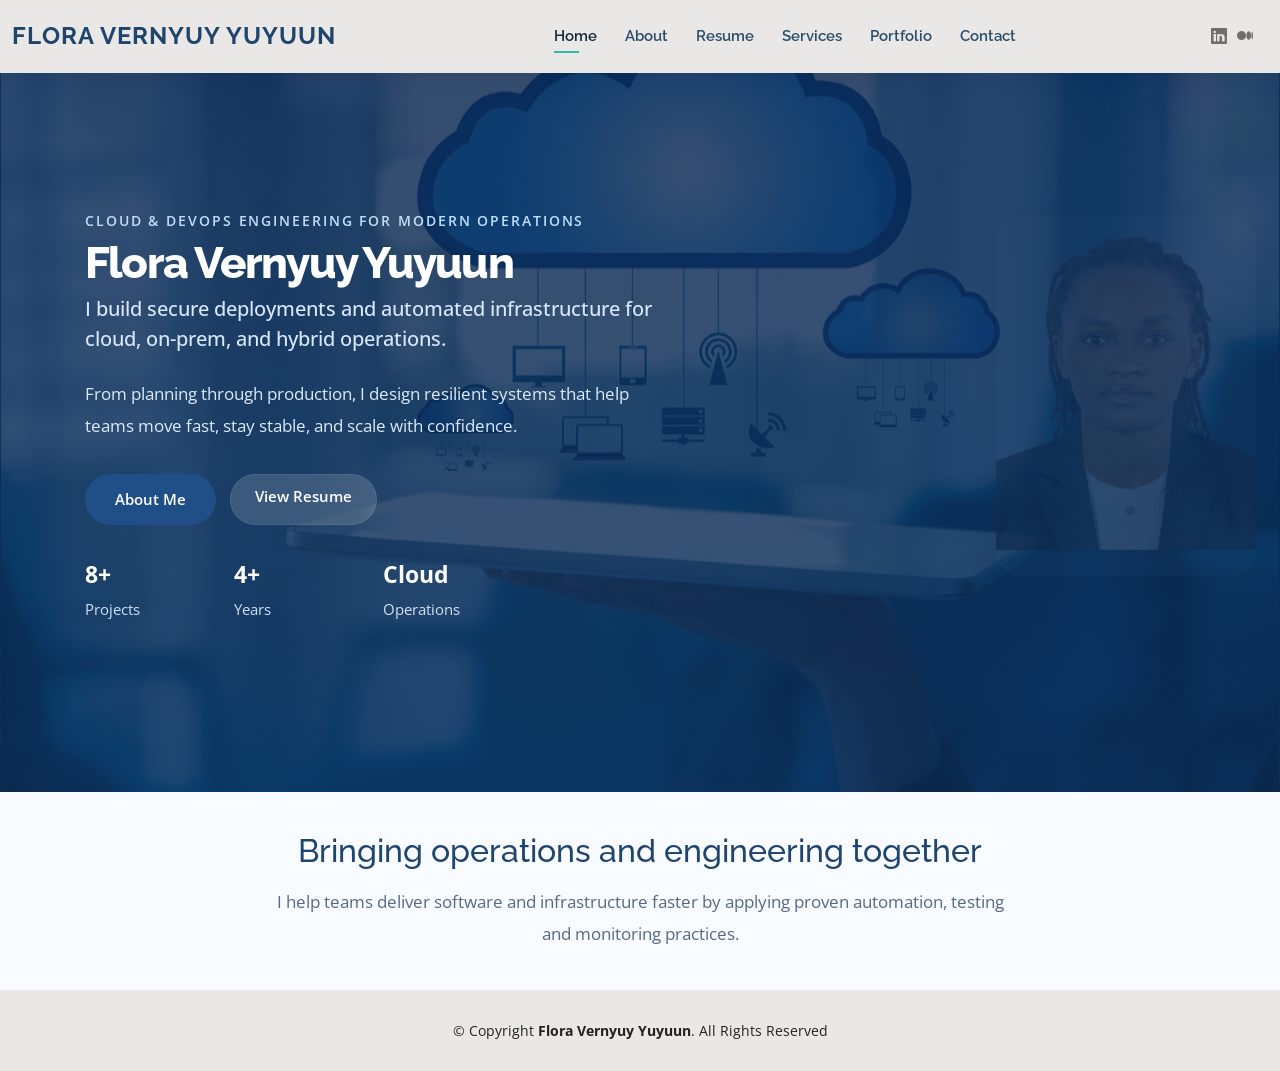
<file: index.html>
<!DOCTYPE html>
<html lang="en">

<head>
  <meta charset="utf-8">
  <meta content="width=device-width, initial-scale=1.0" name="viewport">

  <title>Flora Vernyuy Yuyuun</title>
  <meta content="" name="description">
  <meta content="" name="keywords">

  <!-- Favicons -->
  <link href="assets/img/favicon.png" rel="icon">
  <link href="assets/img/apple-touch-icon.png" rel="apple-touch-icon">

  <!-- Google Fonts -->
  <link href="https://fonts.googleapis.com/css?family=Open+Sans:300,300i,400,400i,600,600i,700,700i|Raleway:300,300i,400,400i,500,500i,600,600i,700,700i|Poppins:300,300i,400,400i,500,500i,600,600i,700,700i" rel="stylesheet">

  <!-- Vendor CSS Files -->
  <link href="assets/vendor/aos/aos.css" rel="stylesheet">
  <link href="assets/vendor/bootstrap/css/bootstrap.min.css" rel="stylesheet">
  <link href="assets/vendor/bootstrap-icons/bootstrap-icons.css" rel="stylesheet">
  <link href="assets/vendor/boxicons/css/boxicons.min.css" rel="stylesheet">
  <link href="assets/vendor/glightbox/css/glightbox.min.css" rel="stylesheet">
  <link href="assets/vendor/swiper/swiper-bundle.min.css" rel="stylesheet">

  <!-- Template Main CSS File -->
  <link href="assets/css/style.css" rel="stylesheet">

  <!-- =======================================================
  * Template Name: Kelly
  * Template URL: https://bootstrapmade.com/kelly-free-bootstrap-cv-resume-html-template/
  * Updated: Mar 17 2024 with Bootstrap v5.3.3
  * Author: BootstrapMade.com
  * License: https://bootstrapmade.com/license/
  ======================================================== -->
</head>

<body>

  <!-- ======= Header ======= -->
  <header id="header" class="fixed-top">
    <div class="container-fluid d-flex justify-content-between align-items-center">

      <h1 class="logo me-auto me-lg-0"><a href="index.html">Flora Vernyuy Yuyuun</a></h1>
      <!-- Uncomment below if you prefer to use an image logo -->
      <!-- <a href="index.html" class="logo"><img src="assets/img/logo.png" alt="" class="img-fluid"></a>-->

      <nav id="navbar" class="navbar order-last order-lg-0">
        <ul>
          <li><a class="active" href="index.html">Home</a></li>
          <li><a href="about.html">About</a></li>
          <li><a href="resume.html">Resume</a></li>
          <li><a href="services.html">Services</a></li>
          <li><a href="portfolio.html">Portfolio</a></li>
          <li><a href="contact.html">Contact</a></li>
        </ul>
        <i class="bi bi-list mobile-nav-toggle"></i>
      </nav><!-- .navbar -->

      <div class="header-social-links">
        <a href="https://linkedin.com/in/flora-yuyuun" target="_blank" rel="noopener" class="linkedin" title="LinkedIn"><i class="bi bi-linkedin"></i></a>
        <a href="https://medium.com/@fyuyuun" target="_blank" rel="noopener" class="medium" title="Medium"><i class="bi bi-medium"></i></a>
      </div>

    </div>

  </header><!-- End Header -->

  <!-- ======= Landing Hero (redesign) ======= -->
  <section id="hero" class="landing-hero">
    <div class="container hero-grid" data-aos="fade-up">
      <div class="hero-copy">
        <div class="eyebrow">Cloud & DevOps engineering for modern operations</div>
        <h1>Flora Vernyuy Yuyuun</h1>
        <p class="hero-role">I build secure deployments and automated infrastructure for cloud, on-prem, and hybrid operations.</p>
        <p class="hero-intro">From planning through production, I design resilient systems that help teams move fast, stay stable, and scale with confidence.</p>
        <div class="hero-actions">
          <a class="btn-about" href="about.html">About Me</a>
          <a class="btn-secondary" href="resume.html">View Resume</a>
        </div>
        <div class="hero-metrics">
          <div class="metric"><strong>8+</strong><span>Projects</span></div>
          <div class="metric"><strong>4+</strong><span>Years</span></div>
          <div class="metric"><strong>Cloud</strong><span>Operations</span></div>
        </div>
      </div>
    </div>

    <div class="hero-portrait d-none d-lg-flex" aria-hidden="true">
      <img src="assets/img/portrait.png" alt="Flora Vernyuy Yuyuun portrait">
    </div>
  </section>

  <!-- ======= Quick Intro Section ======= -->
  <section class="quick-intro">
    <div class="container">
      <div class="row">
        <div class="col-lg-8 mx-auto text-center">
          <h2>Bringing operations and engineering together</h2>
          <p class="mb-0">I help teams deliver software and infrastructure faster by applying proven automation, testing and monitoring practices.</p>
        </div>
      </div>
    </div>
  </section>

  <!-- ======= Footer ======= -->
  <footer id="footer">
    <div class="container">
      <div class="copyright">
        &copy; Copyright <strong><span>Flora Vernyuy Yuyuun</span></strong>. All Rights Reserved
      </div>
    </div>
  </footer><!-- End  Footer -->

  <div id="preloader"></div>
  <a href="#" class="back-to-top d-flex align-items-center justify-content-center"><i class="bi bi-arrow-up-short"></i></a>

  <!-- Vendor JS Files -->
  <script src="assets/vendor/purecounter/purecounter_vanilla.js"></script>
  <script src="assets/vendor/aos/aos.js"></script>
  <script src="assets/vendor/bootstrap/js/bootstrap.bundle.min.js"></script>
  <script src="assets/vendor/glightbox/js/glightbox.min.js"></script>
  <script src="assets/vendor/isotope-layout/isotope.pkgd.min.js"></script>
  <script src="assets/vendor/swiper/swiper-bundle.min.js"></script>
  <script src="assets/vendor/waypoints/noframework.waypoints.js"></script>
  <script src="assets/vendor/php-email-form/validate.js"></script>

  <!-- Template Main JS File -->
  <script src="assets/js/main.js"></script>

</body>

</html>
</file>
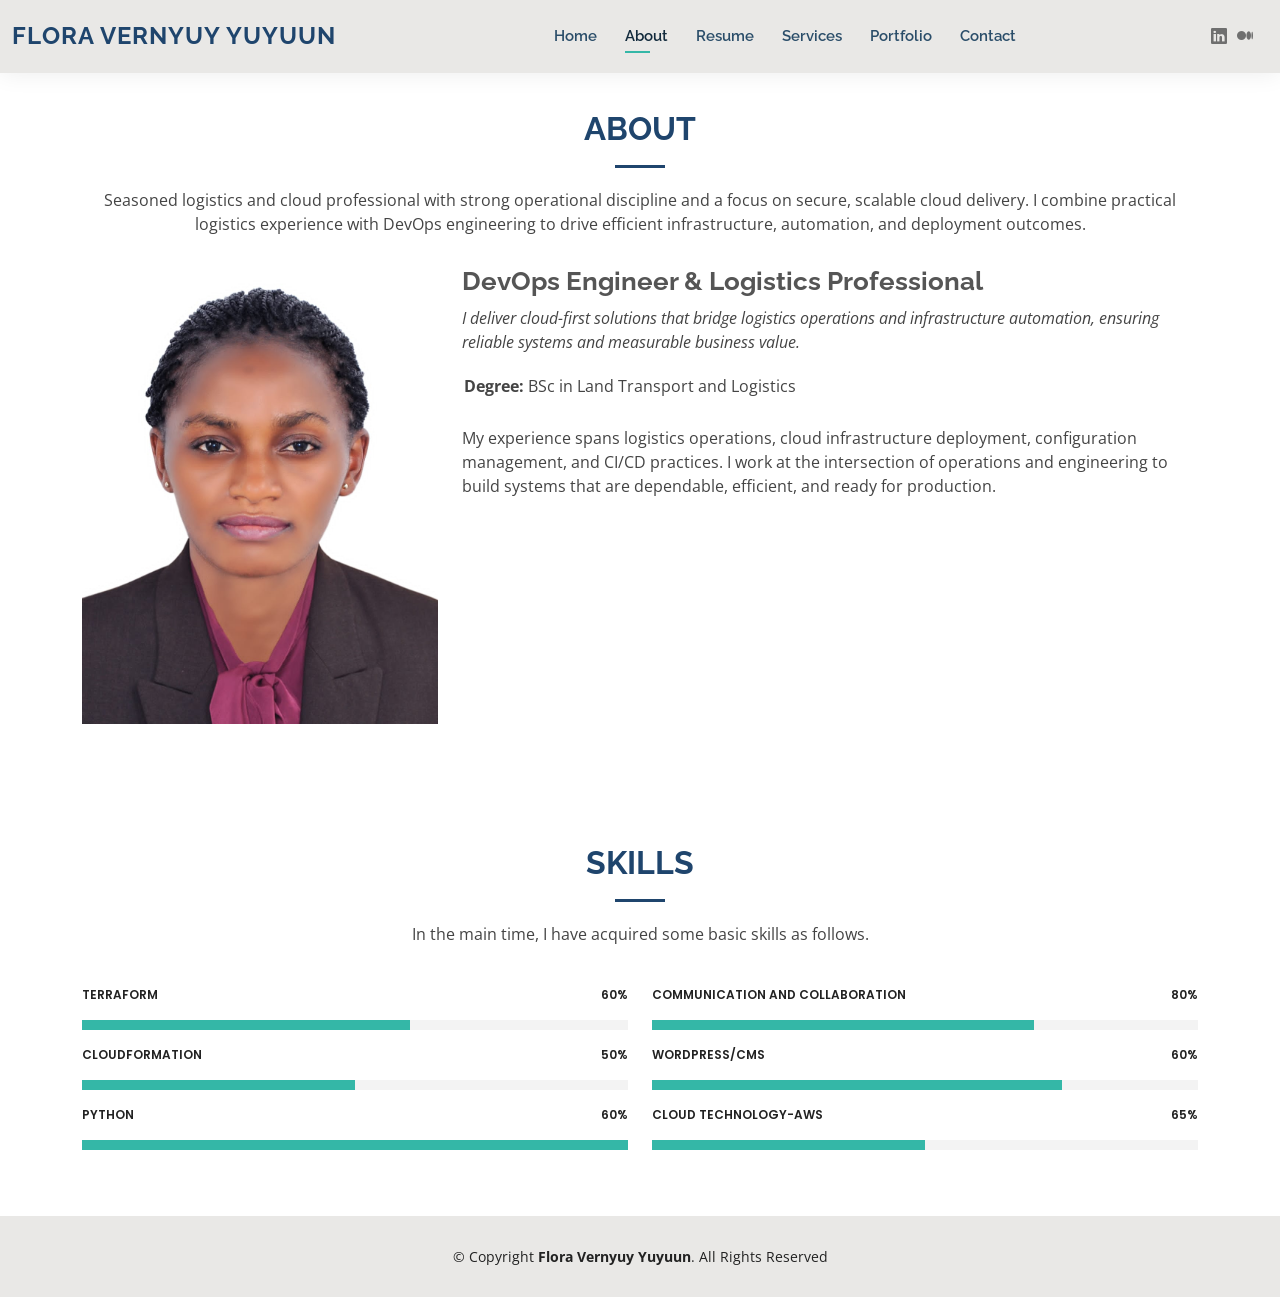
<file: about.html>
<!DOCTYPE html>
<html lang="en">

<head>
  <meta charset="utf-8">
  <meta content="width=device-width, initial-scale=1.0" name="viewport">

  <title>About - Flora Vernyuy Yuyuun</title>
  <meta content="" name="description">
  <meta content="" name="keywords">

  <!-- Favicons -->
  <link href="assets/img/favicon.png" rel="icon">
  <link href="assets/img/apple-touch-icon.png" rel="apple-touch-icon">

  <!-- Google Fonts -->
  <link href="https://fonts.googleapis.com/css?family=Open+Sans:300,300i,400,400i,600,600i,700,700i|Raleway:300,300i,400,400i,500,500i,600,600i,700,700i|Poppins:300,300i,400,400i,500,500i,600,600i,700,700i" rel="stylesheet">

  <!-- Vendor CSS Files -->
  <link href="assets/vendor/aos/aos.css" rel="stylesheet">
  <link href="assets/vendor/bootstrap/css/bootstrap.min.css" rel="stylesheet">
  <link href="assets/vendor/bootstrap-icons/bootstrap-icons.css" rel="stylesheet">
  <link href="assets/vendor/boxicons/css/boxicons.min.css" rel="stylesheet">
  <link href="assets/vendor/glightbox/css/glightbox.min.css" rel="stylesheet">
  <link href="assets/vendor/swiper/swiper-bundle.min.css" rel="stylesheet">

  <!-- Template Main CSS File -->
  <link href="assets/css/style.css" rel="stylesheet">

  <!-- =======================================================
  * Template Name: Kelly
  * Template URL: https://bootstrapmade.com/kelly-free-bootstrap-cv-resume-html-template/
  * Updated: Mar 17 2024 with Bootstrap v5.3.3
  * Author: BootstrapMade.com
  * License: https://bootstrapmade.com/license/
  ======================================================== -->
</head>

<body>

  <!-- ======= Header ======= -->
  <header id="header" class="fixed-top">
    <div class="container-fluid d-flex justify-content-between align-items-center">

      <h1 class="logo me-auto me-lg-0"><a href="index.html">Flora Vernyuy Yuyuun</a></h1>
      <!-- Uncomment below if you prefer to use an image logo -->
      <!-- <a href="index.html" class="logo"><img src="assets/img/logo.png" alt="" class="img-fluid"></a>-->

      <nav id="navbar" class="navbar order-last order-lg-0">
        <ul>
          <li><a href="index.html">Home</a></li>
          <li><a class="active" href="about.html">About</a></li>
          <li><a href="resume.html">Resume</a></li>
          <li><a href="services.html">Services</a></li>
          <li><a href="portfolio.html">Portfolio</a></li>
          <li><a href="contact.html">Contact</a></li>
        </ul>
        <i class="bi bi-list mobile-nav-toggle"></i>
      </nav><!-- .navbar -->

      <div class="header-social-links">
        <a href="https://linkedin.com/in/flora-yuyuun" target="_blank" rel="noopener" class="linkedin" title="LinkedIn"><i class="bi bi-linkedin"></i></a>
        <a href="https://medium.com/@fyuyuun" target="_blank" rel="noopener" class="medium" title="Medium"><i class="bi bi-medium"></i></a>
      </div>

    </div>

  </header><!-- End Header -->

  <main id="main">

    <!-- ======= About Section ======= -->
    <section id="about" class="about">
      <div class="container" data-aos="fade-up">

        <div class="section-title">
          <h2>About</h2>
          <p>Seasoned logistics and cloud professional with strong operational discipline and a focus on secure, scalable cloud delivery. I combine practical logistics experience with DevOps engineering to drive efficient infrastructure, automation, and deployment outcomes.</p>
        </div>

        <div class="row">
          <div class="col-lg-4">
            <img src="assets/img/new-about.jpg" class="img-fluid" alt="">
          </div>
          <div class="col-lg-8 pt-4 pt-lg-0 content">
            <h3>DevOps Engineer &amp; Logistics Professional</h3>
            <p class="fst-italic">
              I deliver cloud-first solutions that bridge logistics operations and infrastructure automation, ensuring reliable systems and measurable business value.
            </p>
            <div class="row">
              <div class="col-lg-6">
                <ul>
                  <li><i class="bi bi-rounded-right"></i> <strong>Degree:</strong> BSc in Land Transport and Logistics</li>
                </ul>
              </div>
            </div>
            <p>
              My experience spans logistics operations, cloud infrastructure deployment, configuration management, and CI/CD practices. I work at the intersection of operations and engineering to build systems that are dependable, efficient, and ready for production.
            </p>
          </div>
        </div>

      </div>
    </section><!-- End About Section -->

    <!-- ======= Skills Section ======= -->
    <section id="skills" class="skills">
      <div class="container" data-aos="fade-up">

        <div class="section-title">
          <h2>Skills</h2>
          <p>In the main time, I have acquired some basic skills as follows.</p>
        </div>

        <div class="row skills-content">

          <div class="col-lg-6">

            <div class="progress">
              <span class="skill">Terraform <i class="val">60%</i></span>
              <div class="progress-bar-wrap">
                <div class="progress-bar" role="progressbar" aria-valuenow="60" aria-valuemin="0" aria-valuemax="100"></div>
              </div>
            </div>

            <div class="progress">
              <span class="skill">CloudFormation <i class="val">50%</i></span>
              <div class="progress-bar-wrap">
                <div class="progress-bar" role="progressbar" aria-valuenow="50" aria-valuemin="0" aria-valuemax="100"></div>
              </div>
            </div>

            <div class="progress">
              <span class="skill">Python <i class="val">60%</i></span>
              <div class="progress-bar-wrap">
                <div class="progress-bar" role="progressbar" aria-valuenow="760" aria-valuemin="0" aria-valuemax="100"></div>
              </div>
            </div>

          </div>

          <div class="col-lg-6">

            <div class="progress">
              <span class="skill">communication and collaboration  <i class="val">80%</i></span>
              <div class="progress-bar-wrap">
                <div class="progress-bar" role="progressbar" aria-valuenow="70" aria-valuemin="0" aria-valuemax="100"></div>
              </div>
            </div>

            <div class="progress">
              <span class="skill">WordPress/CMS <i class="val">60%</i></span>
              <div class="progress-bar-wrap">
                <div class="progress-bar" role="progressbar" aria-valuenow="75" aria-valuemin="0" aria-valuemax="100"></div>
              </div>
            </div>

            <div class="progress">
              <span class="skill">Cloud Technology-AWS <i class="val">65%</i></span>
              <div class="progress-bar-wrap">
                <div class="progress-bar" role="progressbar" aria-valuenow="50" aria-valuemin="0" aria-valuemax="100"></div>
              </div>
            </div>

          </div>

        </div>

      </div>
    </section><!-- End Skills Section -->

    <!-- ======= Facts Section ======= -->
    <!-- <section id="facts" class="facts">
      <div class="container" data-aos="fade-up">

        <div class="section-title">
          <h2>Facts</h2>
          <p>Magnam dolores commodi suscipit. Necessitatibus eius consequatur ex aliquid fuga eum quidem. Sit sint consectetur velit. Quisquam quos quisquam cupiditate. Et nemo qui impedit suscipit alias ea. Quia fugiat sit in iste officiis commodi quidem hic quas.</p>
        </div>

        <div class="row counters">

          <div class="col-lg-3 col-6 text-center">
            <span data-purecounter-start="0" data-purecounter-end="232" data-purecounter-duration="1" class="purecounter"></span>
            <p>Clients</p>
          </div>

          <div class="col-lg-3 col-6 text-center">
            <span data-purecounter-start="0" data-purecounter-end="521" data-purecounter-duration="1" class="purecounter"></span>
            <p>Projects</p>
          </div>

          <div class="col-lg-3 col-6 text-center">
            <span data-purecounter-start="0" data-purecounter-end="1463" data-purecounter-duration="1" class="purecounter"></span>
            <p>Hours Of Support</p>
          </div>

          <div class="col-lg-3 col-6 text-center">
            <span data-purecounter-start="0" data-purecounter-end="15" data-purecounter-duration="1" class="purecounter"></span>
            <p>Hard Workers</p>
          </div> -->

        </div>

      </div>
    </section><!-- End Facts Section -->


  </main><!-- End #main -->

  <!-- ======= Footer ======= -->
  <footer id="footer">
    <div class="container">
      <div class="copyright">
        &copy; Copyright <strong><span>Flora Vernyuy Yuyuun</span></strong>. All Rights Reserved
      </div>
    </div>
  </footer><!-- End  Footer -->

  <div id="preloader"></div>
  <a href="#" class="back-to-top d-flex align-items-center justify-content-center"><i class="bi bi-arrow-up-short"></i></a>

  <!-- Vendor JS Files -->
  <script src="assets/vendor/purecounter/purecounter_vanilla.js"></script>
  <script src="assets/vendor/aos/aos.js"></script>
  <script src="assets/vendor/bootstrap/js/bootstrap.bundle.min.js"></script>
  <script src="assets/vendor/glightbox/js/glightbox.min.js"></script>
  <script src="assets/vendor/isotope-layout/isotope.pkgd.min.js"></script>
  <script src="assets/vendor/swiper/swiper-bundle.min.js"></script>
  <script src="assets/vendor/waypoints/noframework.waypoints.js"></script>
  <script src="assets/vendor/php-email-form/validate.js"></script>

  <!-- Template Main JS File -->
  <script src="assets/js/main.js"></script>

</body>

</html>
</file>
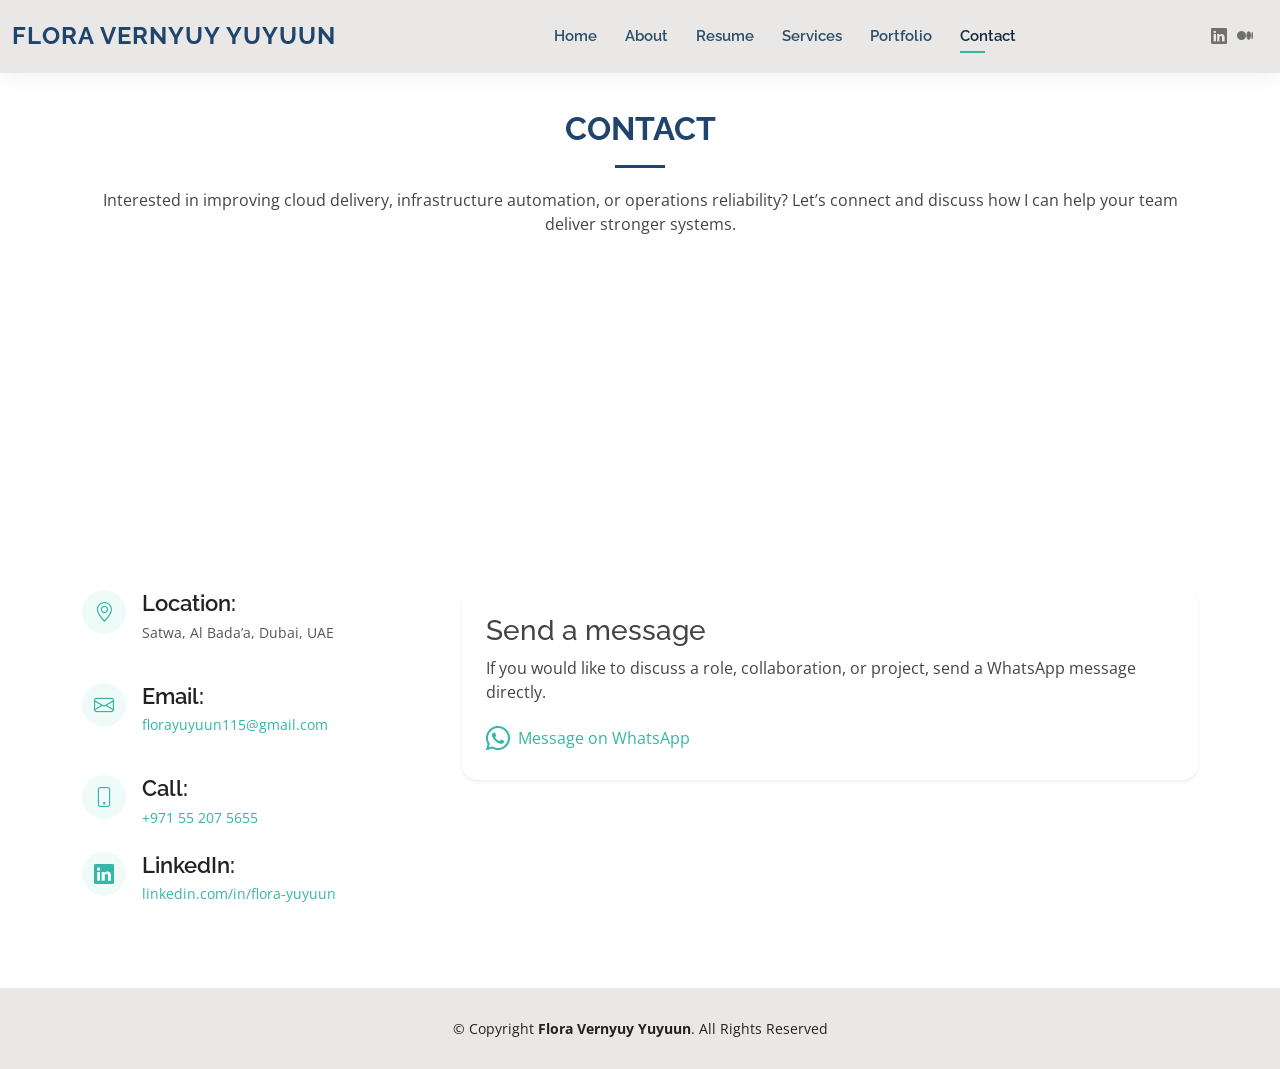
<file: contact.html>
<!DOCTYPE html>
<html lang="en">

<head>
  <meta charset="utf-8">
  <meta content="width=device-width, initial-scale=1.0" name="viewport">

  <title>Contact - Flora Vernyuy Yuyuun</title>
  <meta content="" name="description">
  <meta content="" name="keywords">

  <!-- Favicons -->
  <link href="assets/img/favicon.png" rel="icon">
  <link href="assets/img/apple-touch-icon.png" rel="apple-touch-icon">

  <!-- Google Fonts -->
  <link href="https://fonts.googleapis.com/css?family=Open+Sans:300,300i,400,400i,600,600i,700,700i|Raleway:300,300i,400,400i,500,500i,600,600i,700,700i|Poppins:300,300i,400,400i,500,500i,600,600i,700,700i" rel="stylesheet">

  <!-- Vendor CSS Files -->
  <link href="assets/vendor/aos/aos.css" rel="stylesheet">
  <link href="assets/vendor/bootstrap/css/bootstrap.min.css" rel="stylesheet">
  <link href="assets/vendor/bootstrap-icons/bootstrap-icons.css" rel="stylesheet">
  <link href="assets/vendor/boxicons/css/boxicons.min.css" rel="stylesheet">
  <link href="assets/vendor/glightbox/css/glightbox.min.css" rel="stylesheet">
  <link href="assets/vendor/swiper/swiper-bundle.min.css" rel="stylesheet">

  <!-- Template Main CSS File -->
  <link href="assets/css/style.css" rel="stylesheet">

  <!-- =======================================================
  * Template Name: Kelly
  * Template URL: https://bootstrapmade.com/kelly-free-bootstrap-cv-resume-html-template/
  * Updated: Mar 17 2024 with Bootstrap v5.3.3
  * Author: BootstrapMade.com
  * License: https://bootstrapmade.com/license/
  ======================================================== -->
</head>

<body>

  <!-- ======= Header ======= -->
  <header id="header" class="fixed-top">
    <div class="container-fluid d-flex justify-content-between align-items-center">

      <h1 class="logo me-auto me-lg-0"><a href="index.html">Flora Vernyuy Yuyuun</a></h1>
      <!-- Uncomment below if you prefer to use an image logo -->
      <!-- <a href="index.html" class="logo"><img src="assets/img/logo.png" alt="" class="img-fluid"></a>-->

      <nav id="navbar" class="navbar order-last order-lg-0">
        <ul>
          <li><a href="index.html">Home</a></li>
          <li><a href="about.html">About</a></li>
          <li><a href="resume.html">Resume</a></li>
          <li><a href="services.html">Services</a></li>
          <li><a href="portfolio.html">Portfolio</a></li>
          <li><a class="active" href="contact.html">Contact</a></li>
        </ul>
        <i class="bi bi-list mobile-nav-toggle"></i>
      </nav><!-- .navbar -->

      <div class="header-social-links">
        <a href="https://linkedin.com/in/flora-yuyuun" target="_blank" rel="noopener" class="linkedin" title="LinkedIn"><i class="bi bi-linkedin"></i></a>
        <a href="https://medium.com/@fyuyuun" target="_blank" rel="noopener" class="medium" title="Medium"><i class="bi bi-medium"></i></a>
      </div>

    </div>

  </header><!-- End Header -->

  <main id="main">

    <!-- ======= Contact Section ======= -->
    <section id="contact" class="contact">
      <div class="container" data-aos="fade-up">

        <div class="section-title">
          <h2>Contact</h2>
          <p>Interested in improving cloud delivery, infrastructure automation, or operations reliability? Let’s connect and discuss how I can help your team deliver stronger systems.</p>
        </div>

        <div>
          <iframe style="border:0; width: 100%; height: 270px;" src="https://www.google.com/maps?q=Dubai+UAE&output=embed" frameborder="0" allowfullscreen="" loading="lazy"></iframe>
        </div>

        <div class="row mt-5">

          <div class="col-lg-4">
            <div class="info">
              <div class="address mb-4">
                <i class="bi bi-geo-alt"></i>
                <h4>Location:</h4>
                <p>Satwa, Al Bada’a, Dubai, UAE</p>
              </div>

              <div class="email mb-4">
                <i class="bi bi-envelope"></i>
                <h4>Email:</h4>
                <p><a href="mailto:florayuyuun115@gmail.com">florayuyuun115@gmail.com</a></p>
              </div>

              <div class="phone mb-4">
                <i class="bi bi-phone"></i>
                <h4>Call:</h4>
                <p><a href="tel:+971552075655">+971 55 207 5655</a></p>
              </div>

              <div class="linkedin mb-4">
                <i class="bi bi-linkedin"></i>
                <h4>LinkedIn:</h4>
                <p><a href="https://linkedin.com/in/flora-yuyuun" target="_blank" rel="noopener">linkedin.com/in/flora-yuyuun</a></p>
              </div>

            </div>

          </div>

          <div class="col-lg-8 mt-5 mt-lg-0">
            <div class="contact-box rounded-4 shadow-sm bg-white p-4">
              <h3>Send a message</h3>
              <p>If you would like to discuss a role, collaboration, or project, send a WhatsApp message directly.</p>
              <p class="mb-0">
                <a href="https://wa.me/971552075655" target="_blank" rel="noopener" class="d-inline-flex align-items-center gap-2 text-decoration-none">
                  <i class="bi bi-whatsapp fs-4" aria-hidden="true"></i>
                  <span>Message on WhatsApp</span>
                </a>
              </p>
            </div>
          </div>

        </div>

      </div>
    </section><!-- End Contact Section -->

  </main><!-- End #main -->

  <!-- ======= Footer ======= -->
  <footer id="footer">
    <div class="container">
      <div class="copyright">
        &copy; Copyright <strong><span>Flora Vernyuy Yuyuun</span></strong>. All Rights Reserved
      </div>
    </div>
  </footer><!-- End  Footer -->

  <div id="preloader"></div>
  <a href="#" class="back-to-top d-flex align-items-center justify-content-center"><i class="bi bi-arrow-up-short"></i></a>

  <!-- Vendor JS Files -->
  <script src="assets/vendor/purecounter/purecounter_vanilla.js"></script>
  <script src="assets/vendor/aos/aos.js"></script>
  <script src="assets/vendor/bootstrap/js/bootstrap.bundle.min.js"></script>
  <script src="assets/vendor/glightbox/js/glightbox.min.js"></script>
  <script src="assets/vendor/isotope-layout/isotope.pkgd.min.js"></script>
  <script src="assets/vendor/swiper/swiper-bundle.min.js"></script>
  <script src="assets/vendor/waypoints/noframework.waypoints.js"></script>
  <!-- Template Main JS File -->
  <script src="assets/js/main.js"></script>

</body>

</html>
</file>
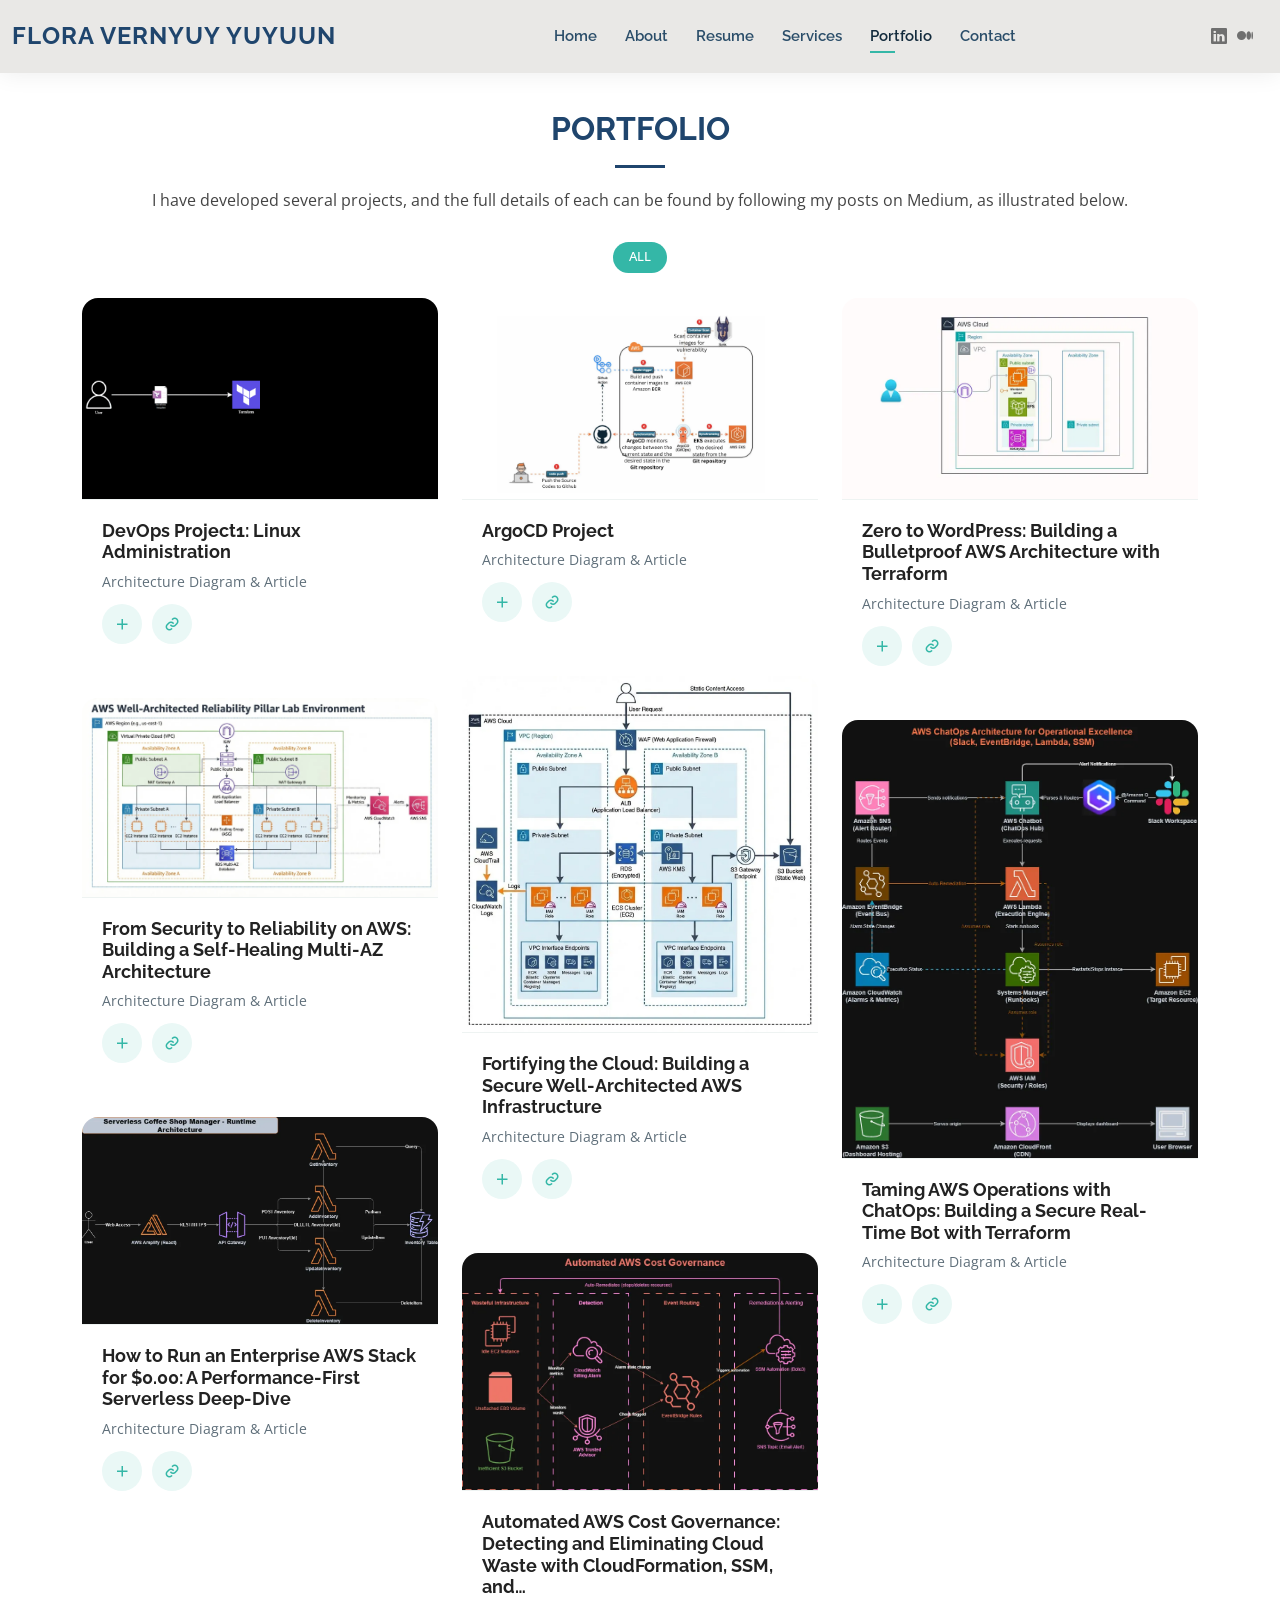
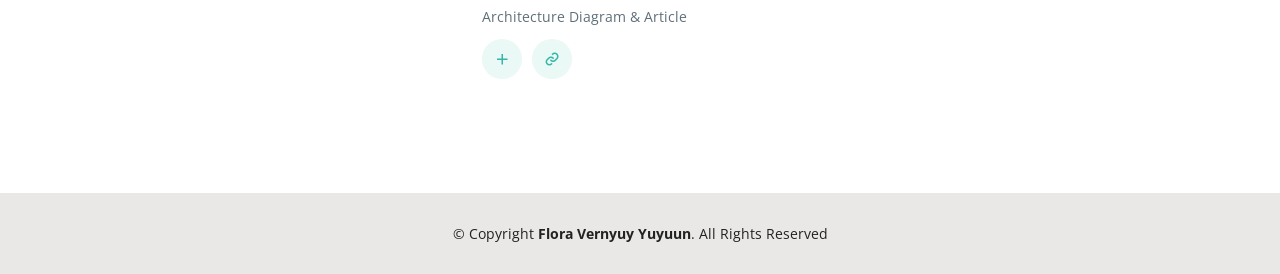
<file: portfolio.html>
<!DOCTYPE html>
<html lang="en">

<head>
  <meta charset="utf-8">
  <meta content="width=device-width, initial-scale=1.0" name="viewport">

  <title>Portfolio - Flora Vernyuy Yuyuun</title>
  <meta content="" name="description">
  <meta content="" name="keywords">

  <!-- Favicons -->
  <link href="assets/img/favicon.png" rel="icon">
  <link href="assets/img/apple-touch-icon.png" rel="apple-touch-icon">

  <!-- Google Fonts -->
  <link href="https://fonts.googleapis.com/css?family=Open+Sans:300,300i,400,400i,600,600i,700,700i|Raleway:300,300i,400,400i,500,500i,600,600i,700,700i|Poppins:300,300i,400,400i,500,500i,600,600i,700,700i" rel="stylesheet">

  <!-- Vendor CSS Files -->
  <link href="assets/vendor/aos/aos.css" rel="stylesheet">
  <link href="assets/vendor/bootstrap/css/bootstrap.min.css" rel="stylesheet">
  <link href="assets/vendor/bootstrap-icons/bootstrap-icons.css" rel="stylesheet">
  <link href="assets/vendor/boxicons/css/boxicons.min.css" rel="stylesheet">
  <link href="assets/vendor/glightbox/css/glightbox.min.css" rel="stylesheet">
  <link href="assets/vendor/swiper/swiper-bundle.min.css" rel="stylesheet">

  <!-- Template Main CSS File -->
  <link href="assets/css/style.css" rel="stylesheet">

  <!-- =======================================================
  * Template Name: Kelly
  * Template URL: https://bootstrapmade.com/kelly-free-bootstrap-cv-resume-html-template/
  * Updated: Mar 17 2024 with Bootstrap v5.3.3
  * Author: BootstrapMade.com
  * License: https://bootstrapmade.com/license/
  ======================================================== -->
</head>

<body>

  <!-- ======= Header ======= -->
  <header id="header" class="fixed-top">
    <div class="container-fluid d-flex justify-content-between align-items-center">

      <h1 class="logo me-auto me-lg-0"><a href="index.html">Flora Vernyuy Yuyuun</a></h1>
      <!-- Uncomment below if you prefer to use an image logo -->
      <!-- <a href="index.html" class="logo"><img src="assets/img/logo.png" alt="" class="img-fluid"></a>-->

      <nav id="navbar" class="navbar order-last order-lg-0">
        <ul>
          <li><a href="index.html">Home</a></li>
          <li><a href="about.html">About</a></li>
          <li><a href="resume.html">Resume</a></li>
          <li><a href="services.html">Services</a></li>
          <li><a class="active" href="portfolio.html">Portfolio</a></li>
          <li><a href="contact.html">Contact</a></li>
        </ul>
        <i class="bi bi-list mobile-nav-toggle"></i>
      </nav><!-- .navbar -->

      <div class="header-social-links">
        <a href="https://linkedin.com/in/flora-yuyuun" target="_blank" rel="noopener" class="linkedin" title="LinkedIn"><i class="bi bi-linkedin"></i></a>
        <a href="https://medium.com/@fyuyuun" target="_blank" rel="noopener" class="medium" title="Medium"><i class="bi bi-medium"></i></a>
      </div>

    </div>

  </header><!-- End Header -->

  <main id="main">

    <!-- ======= Portfolio Section ======= -->
    <section id="portfolio" class="portfolio">
      <div class="container" data-aos="fade-up">

        <div class="section-title">
          <h2>Portfolio</h2>
          <p>I have developed several projects, and the full details of each can be found by following my posts on Medium, as illustrated below.</p>
        </div>

        <div class="row" data-aos="fade-up" data-aos-delay="100">
          <div class="col-lg-12 d-flex justify-content-center">
            <ul id="portfolio-flters">
              <li data-filter="*" class="filter-active">All</li>
              <!-- <li data-filter=".filter-app">App</li>
              <li data-filter=".filter-card">Card</li>
              <li data-filter=".filter-web">Web</li> -->
            </ul>
          </div>
        </div>

        <div class="row portfolio-container" data-aos="fade-up" data-aos-delay="200">

          <div class="col-lg-4 col-md-6 portfolio-item filter-medium">
            <div class="portfolio-wrap">
              <img src="assets/img/portfolio/portfolio-1.gif" class="img-fluid" alt="DevOps Project1: Linux Administration architecture diagram">
              <div class="portfolio-info">
                <h4>DevOps Project1: Linux Administration</h4>
                <p>Architecture Diagram & Article</p>
                <div class="portfolio-links">
                  <a href="assets/img/portfolio/portfolio-1.gif" data-gallery="portfolioGallery" class="portfolio-lightbox" title="Architecture Diagram for DevOps Project1: Linux Administration"><i class="bx bx-plus"></i></a>
                  <a href="https://medium.com/@fyuyuun/devops-project1-linux-administration-a7db8751c3d4" target="_blank" title="Read on Medium"><i class="bx bx-link"></i></a>
                </div>
              </div>
            </div>
          </div>

          <div class="col-lg-4 col-md-6 portfolio-item filter-medium">
            <div class="portfolio-wrap">
              <img src="assets/img/portfolio/portfolio-2.jpg" class="img-fluid" alt="ArgoCD Project architecture diagram">
              <div class="portfolio-info">
                <h4>ArgoCD Project</h4>
                <p>Architecture Diagram & Article</p>
                <div class="portfolio-links">
                  <a href="assets/img/portfolio/portfolio-2.jpg" data-gallery="portfolioGallery" class="portfolio-lightbox" title="Architecture Diagram for ArgoCD Project"><i class="bx bx-plus"></i></a>
                  <a href="https://medium.com/@fyuyuun/argocd-project-08f67973a401" target="_blank" title="Read on Medium"><i class="bx bx-link"></i></a>
                </div>
              </div>
            </div>
          </div>

          <div class="col-lg-4 col-md-6 portfolio-item filter-medium">
            <div class="portfolio-wrap">
              <img src="assets/img/portfolio/portfolio-3.jpg" class="img-fluid" alt="Zero to WordPress AWS Terraform architecture diagram">
              <div class="portfolio-info">
                <h4>Zero to WordPress: Building a Bulletproof AWS Architecture with Terraform</h4>
                <p>Architecture Diagram & Article</p>
                <div class="portfolio-links">
                  <a href="assets/img/portfolio/portfolio-3.jpg" data-gallery="portfolioGallery" class="portfolio-lightbox" title="Architecture Diagram for Zero to WordPress: Building a Bulletproof AWS Architecture with Terraform"><i class="bx bx-plus"></i></a>
                  <a href="https://medium.com/@fyuyuun/zero-to-wordpress-building-a-bulletproof-aws-architecture-with-terraform-0b048f4470dd" target="_blank" title="Read on Medium"><i class="bx bx-link"></i></a>
                </div>
              </div>
            </div>
          </div>

          <div class="col-lg-4 col-md-6 portfolio-item filter-medium">
            <div class="portfolio-wrap">
              <img src="assets/img/portfolio/portfolio-4.jpg" class="img-fluid" alt="Secure Well-Architected AWS Infrastructure architecture diagram">
              <div class="portfolio-info">
                <h4>Fortifying the Cloud: Building a Secure Well-Architected AWS Infrastructure</h4>
                <p>Architecture Diagram & Article</p>
                <div class="portfolio-links">
                  <a href="assets/img/portfolio/portfolio-4.jpg" data-gallery="portfolioGallery" class="portfolio-lightbox" title="Architecture Diagram for Fortifying the Cloud: Building a Secure Well-Architected AWS Infrastructure"><i class="bx bx-plus"></i></a>
                  <a href="https://medium.com/@fyuyuun/fortifying-the-cloud-building-a-secure-well-architected-aws-infrastructure-8b771916f170" target="_blank" title="Read on Medium"><i class="bx bx-link"></i></a>
                </div>
              </div>
            </div>
          </div>

          <div class="col-lg-4 col-md-6 portfolio-item filter-medium">
            <div class="portfolio-wrap">
              <img src="assets/img/portfolio/portfolio-5.jpg" class="img-fluid" alt="Self-Healing Multi-AZ AWS Architecture diagram">
              <div class="portfolio-info">
                <h4>From Security to Reliability on AWS: Building a Self-Healing Multi-AZ Architecture</h4>
                <p>Architecture Diagram & Article</p>
                <div class="portfolio-links">
                  <a href="assets/img/portfolio/portfolio-5.jpg" data-gallery="portfolioGallery" class="portfolio-lightbox" title="Architecture Diagram for From Security to Reliability on AWS: Building a Self-Healing Multi-AZ Architecture"><i class="bx bx-plus"></i></a>
                  <a href="https://medium.com/@fyuyuun/from-security-to-reliability-on-aws-building-a-self-healing-multi-az-architecture-with-fe8247aa2756" target="_blank" title="Read on Medium"><i class="bx bx-link"></i></a>
                </div>
              </div>
            </div>
          </div>

          <div class="col-lg-4 col-md-6 portfolio-item filter-medium">
            <div class="portfolio-wrap">
              <img src="assets/img/portfolio/portfolio-6.gif" class="img-fluid" alt="AWS ChatOps Bot with Terraform architecture diagram">
              <div class="portfolio-info">
                <h4>Taming AWS Operations with ChatOps: Building a Secure Real-Time Bot with Terraform</h4>
                <p>Architecture Diagram & Article</p>
                <div class="portfolio-links">
                  <a href="assets/img/portfolio/portfolio-6.gif" data-gallery="portfolioGallery" class="portfolio-lightbox" title="Architecture Diagram for Taming AWS Operations with ChatOps: Building a Secure Real-Time Bot with Terraform"><i class="bx bx-plus"></i></a>
                  <a href="https://medium.com/@fyuyuun/taming-aws-operations-with-chatops-building-a-secure-real-time-bot-with-terraform-cf19e2faee3a" target="_blank" title="Read on Medium"><i class="bx bx-link"></i></a>
                </div>
              </div>
            </div>
          </div>

          <div class="col-lg-4 col-md-6 portfolio-item filter-medium">
            <div class="portfolio-wrap">
              <img src="assets/img/portfolio/portfolio-7.jpg" class="img-fluid" alt="Enterprise AWS Serverless Stack architecture diagram">
              <div class="portfolio-info">
                <h4>How to Run an Enterprise AWS Stack for $0.00: A Performance-First Serverless Deep-Dive</h4>
                <p>Architecture Diagram & Article</p>
                <div class="portfolio-links">
                  <a href="assets/img/portfolio/portfolio-7.jpg" data-gallery="portfolioGallery" class="portfolio-lightbox" title="Architecture Diagram for How to Run an Enterprise AWS Stack for $0.00: A Performance-First Serverless Deep-Dive"><i class="bx bx-plus"></i></a>
                  <a href="https://medium.com/@fyuyuun/how-to-run-an-enterprise-aws-stack-for-0-00-a-performance-first-serverless-deep-dive-a128923522c1" target="_blank" title="Read on Medium"><i class="bx bx-link"></i></a>
                </div>
              </div>
            </div>
          </div>

          <div class="col-lg-4 col-md-6 portfolio-item filter-medium">
            <div class="portfolio-wrap">
              <img src="assets/img/portfolio/portfolio-8.jpg" class="img-fluid" alt="Automated AWS Cost Governance architecture diagram">
              <div class="portfolio-info">
                <h4>Automated AWS Cost Governance: Detecting and Eliminating Cloud Waste with CloudFormation, SSM, and…</h4>
                <p>Architecture Diagram & Article</p>
                <div class="portfolio-links">
                  <a href="assets/img/portfolio/portfolio-8.jpg" data-gallery="portfolioGallery" class="portfolio-lightbox" title="Architecture Diagram for Automated AWS Cost Governance: Detecting and Eliminating Cloud Waste with CloudFormation, SSM, and…"><i class="bx bx-plus"></i></a>
                  <a href="https://medium.com/@fyuyuun/automated-aws-cost-governance-detecting-and-eliminating-cloud-waste-with-cloudformation-ssm-and-fce947d1c036" target="_blank" title="Read on Medium"><i class="bx bx-link"></i></a>
                </div>
              </div>
            </div>
          </div>

        </div>

      </div>
    </section><!-- End Portfolio Section -->

  </main><!-- End #main -->

  <!-- ======= Footer ======= -->
  <footer id="footer">
    <div class="container">
      <div class="copyright">
        &copy; Copyright <strong><span>Flora Vernyuy Yuyuun</span></strong>. All Rights Reserved
      </div>
    </div>
  </footer><!-- End  Footer -->

  <div id="preloader"></div>
  <a href="#" class="back-to-top d-flex align-items-center justify-content-center"><i class="bi bi-arrow-up-short"></i></a>

  <!-- Vendor JS Files -->
  <script src="assets/vendor/purecounter/purecounter_vanilla.js"></script>
  <script src="assets/vendor/aos/aos.js"></script>
  <script src="assets/vendor/bootstrap/js/bootstrap.bundle.min.js"></script>
  <script src="assets/vendor/glightbox/js/glightbox.min.js"></script>
  <script src="assets/vendor/isotope-layout/isotope.pkgd.min.js"></script>
  <script src="assets/vendor/swiper/swiper-bundle.min.js"></script>
  <script src="assets/vendor/waypoints/noframework.waypoints.js"></script>
  <script src="assets/vendor/php-email-form/validate.js"></script>

  <!-- Template Main JS File -->
  <script src="assets/js/main.js"></script>

</body>

</html>
</file>
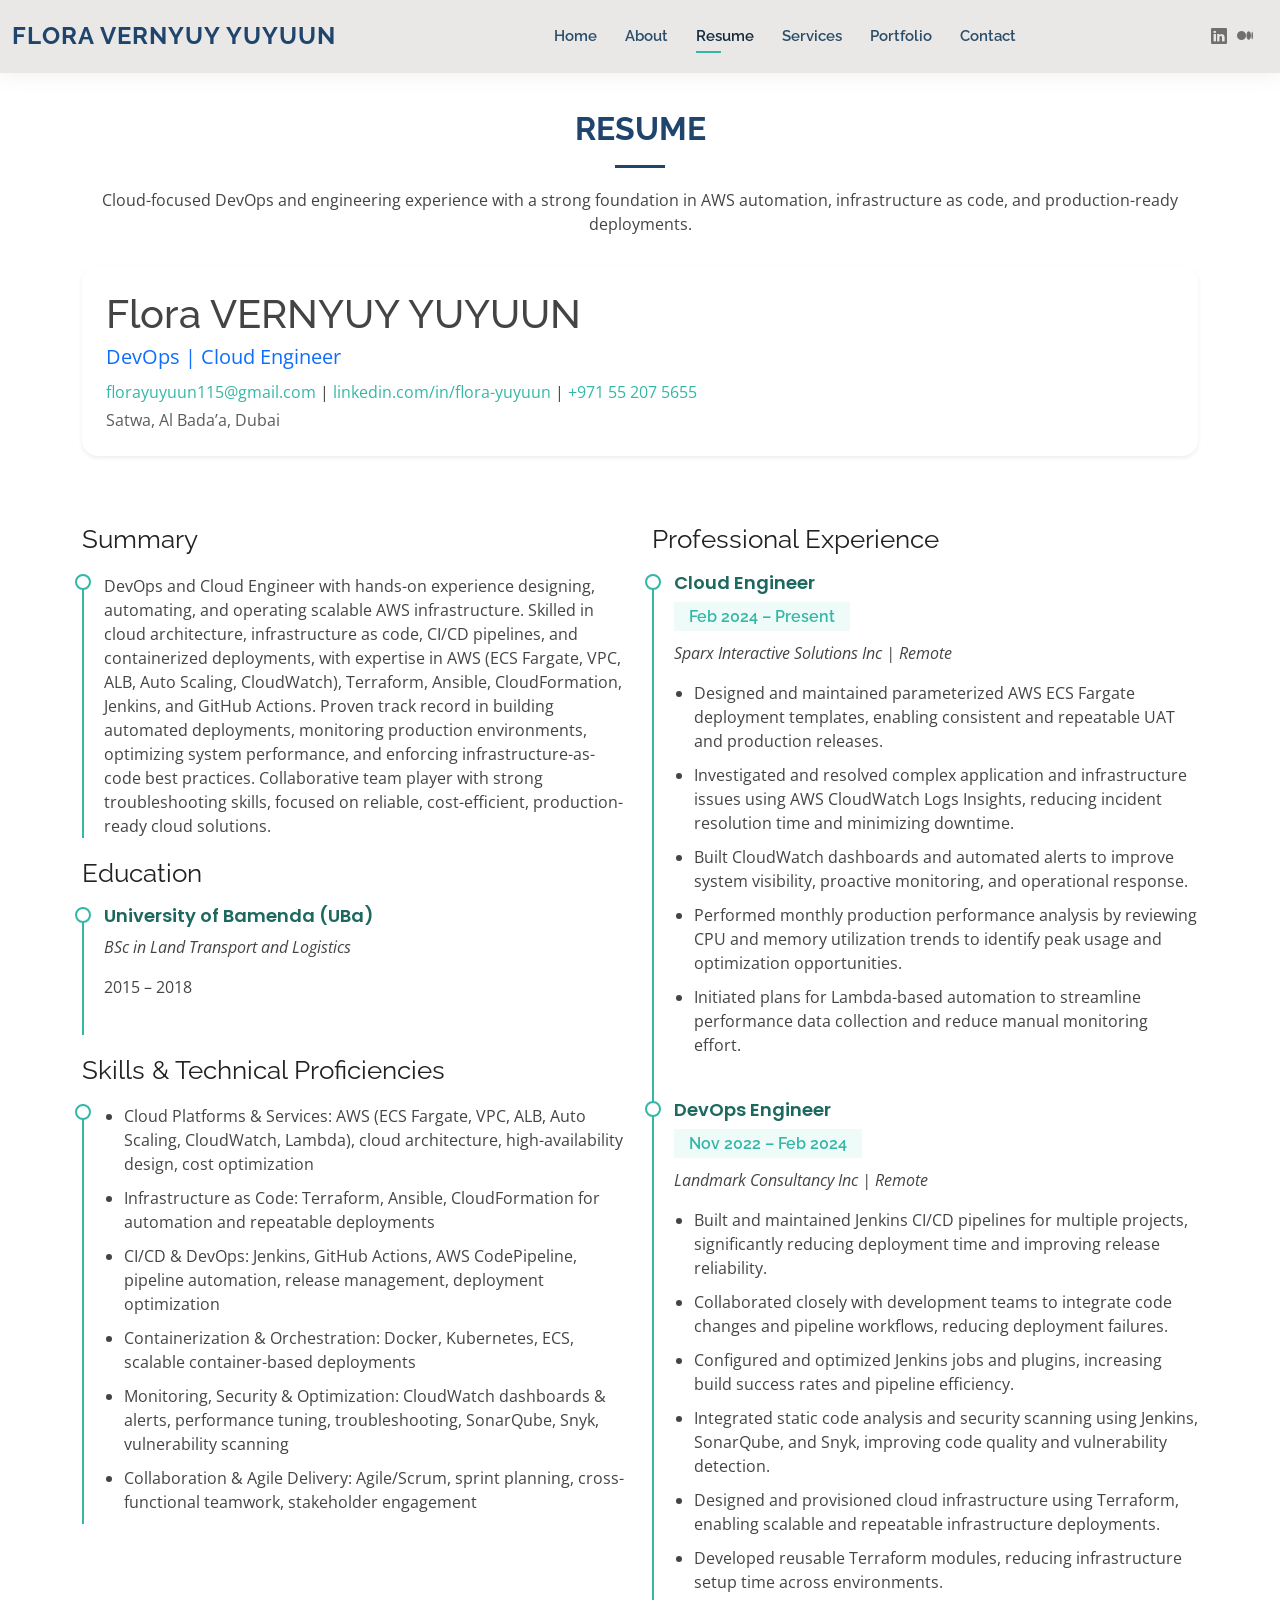
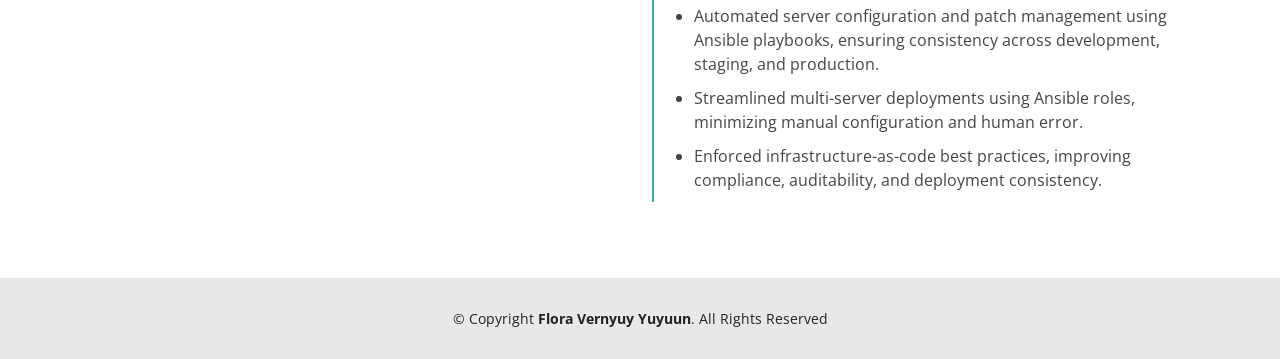
<file: resume.html>
<!DOCTYPE html>
<html lang="en">

<head>
  <meta charset="utf-8">
  <meta content="width=device-width, initial-scale=1.0" name="viewport">

  <title>Resume - Flora Vernyuy Yuyuun</title>
  <meta content="" name="description">
  <meta content="" name="keywords">

  <!-- Favicons -->
  <link href="assets/img/favicon.png" rel="icon">
  <link href="assets/img/apple-touch-icon.png" rel="apple-touch-icon">

  <!-- Google Fonts -->
  <link href="https://fonts.googleapis.com/css?family=Open+Sans:300,300i,400,400i,600,600i,700,700i|Raleway:300,300i,400,400i,500,500i,600,600i,700,700i|Poppins:300,300i,400,400i,500,500i,600,600i,700,700i" rel="stylesheet">

  <!-- Vendor CSS Files -->
  <link href="assets/vendor/aos/aos.css" rel="stylesheet">
  <link href="assets/vendor/bootstrap/css/bootstrap.min.css" rel="stylesheet">
  <link href="assets/vendor/bootstrap-icons/bootstrap-icons.css" rel="stylesheet">
  <link href="assets/vendor/boxicons/css/boxicons.min.css" rel="stylesheet">
  <link href="assets/vendor/glightbox/css/glightbox.min.css" rel="stylesheet">
  <link href="assets/vendor/swiper/swiper-bundle.min.css" rel="stylesheet">

  <!-- Template Main CSS File -->
  <link href="assets/css/style.css" rel="stylesheet">

  <!-- =======================================================
  * Template Name: Kelly
  * Template URL: https://bootstrapmade.com/kelly-free-bootstrap-cv-resume-html-template/
  * Updated: Mar 17 2024 with Bootstrap v5.3.3
  * Author: BootstrapMade.com
  * License: https://bootstrapmade.com/license/
  ======================================================== -->
</head>

<body>

  <!-- ======= Header ======= -->
  <header id="header" class="fixed-top">
    <div class="container-fluid d-flex justify-content-between align-items-center">

      <h1 class="logo me-auto me-lg-0"><a href="index.html">Flora Vernyuy Yuyuun</a></h1>
      <!-- Uncomment below if you prefer to use an image logo -->
      <!-- <a href="index.html" class="logo"><img src="assets/img/logo.png" alt="" class="img-fluid"></a>-->

      <nav id="navbar" class="navbar order-last order-lg-0">
        <ul>
          <li><a href="index.html">Home</a></li>
          <li><a href="about.html">About</a></li>
          <li><a class="active" href="resume.html">Resume</a></li>
          <li><a href="services.html">Services</a></li>
          <li><a href="portfolio.html">Portfolio</a></li>
          <li><a href="contact.html">Contact</a></li>
        </ul>
        <i class="bi bi-list mobile-nav-toggle"></i>
      </nav><!-- .navbar -->

      <div class="header-social-links">
        <a href="https://linkedin.com/in/flora-yuyuun" target="_blank" rel="noopener" class="linkedin" title="LinkedIn"><i class="bi bi-linkedin"></i></a>
        <a href="https://medium.com/@fyuyuun" target="_blank" rel="noopener" class="medium" title="Medium"><i class="bi bi-medium"></i></a>
      </div>

    </div>

  </header><!-- End Header -->

  <main id="main">

    <!-- ======= Resume Section ======= -->
    <section id="resume" class="resume">
      <div class="container" data-aos="fade-up">

        <div class="section-title">
          <h2>Resume</h2>
          <p>Cloud-focused DevOps and engineering experience with a strong foundation in AWS automation, infrastructure as code, and production-ready deployments.</p>
        </div>

        <div class="row mb-4">
          <div class="col-lg-12">
            <div class="p-4 rounded-4 shadow-sm bg-white mb-4">
              <h1 class="mb-1">Flora VERNYUY YUYUUN</h1>
              <p class="text-primary fs-5 mb-2">DevOps | Cloud Engineer</p>
              <p class="mb-1">
                <a href="mailto:florayuyuun115@gmail.com">florayuyuun115@gmail.com</a> |
                <a href="https://linkedin.com/in/flora-yuyuun" target="_blank" rel="noopener">linkedin.com/in/flora-yuyuun</a> |
                <a href="tel:+971552075655">+971 55 207 5655</a>
              </p>
              <p class="text-muted mb-0">Satwa, Al Bada’a, Dubai</p>
            </div>
          </div>
        </div>

        <div class="row">
          <div class="col-lg-6">
            <h3 class="resume-title">Summary</h3>
            <div class="resume-item pb-0">
              <p>DevOps and Cloud Engineer with hands-on experience designing, automating, and operating scalable AWS infrastructure. Skilled in cloud architecture, infrastructure as code, CI/CD pipelines, and containerized deployments, with expertise in AWS (ECS Fargate, VPC, ALB, Auto Scaling, CloudWatch), Terraform, Ansible, CloudFormation, Jenkins, and GitHub Actions. Proven track record in building automated deployments, monitoring production environments, optimizing system performance, and enforcing infrastructure-as-code best practices. Collaborative team player with strong troubleshooting skills, focused on reliable, cost-efficient, production-ready cloud solutions.</p>
            </div>

            <h3 class="resume-title">Education</h3>
            <div class="resume-item">
              <h4>University of Bamenda (UBa)</h4>
              <p><em>BSc in Land Transport and Logistics</em></p>
              <p>2015 – 2018</p>
            </div>

            <h3 class="resume-title">Skills &amp; Technical Proficiencies</h3>
            <div class="resume-item">
              <ul>
                <li>Cloud Platforms &amp; Services: AWS (ECS Fargate, VPC, ALB, Auto Scaling, CloudWatch, Lambda), cloud architecture, high-availability design, cost optimization</li>
                <li>Infrastructure as Code: Terraform, Ansible, CloudFormation for automation and repeatable deployments</li>
                <li>CI/CD &amp; DevOps: Jenkins, GitHub Actions, AWS CodePipeline, pipeline automation, release management, deployment optimization</li>
                <li>Containerization &amp; Orchestration: Docker, Kubernetes, ECS, scalable container-based deployments</li>
                <li>Monitoring, Security &amp; Optimization: CloudWatch dashboards &amp; alerts, performance tuning, troubleshooting, SonarQube, Snyk, vulnerability scanning</li>
                <li>Collaboration &amp; Agile Delivery: Agile/Scrum, sprint planning, cross-functional teamwork, stakeholder engagement</li>
              </ul>
            </div>
          </div>

          <div class="col-lg-6">
            <h3 class="resume-title">Professional Experience</h3>

            <div class="resume-item">
              <h4>Cloud Engineer</h4>
              <h5>Feb 2024 – Present</h5>
              <p><em>Sparx Interactive Solutions Inc | Remote</em></p>
              <ul>
                <li>Designed and maintained parameterized AWS ECS Fargate deployment templates, enabling consistent and repeatable UAT and production releases.</li>
                <li>Investigated and resolved complex application and infrastructure issues using AWS CloudWatch Logs Insights, reducing incident resolution time and minimizing downtime.</li>
                <li>Built CloudWatch dashboards and automated alerts to improve system visibility, proactive monitoring, and operational response.</li>
                <li>Performed monthly production performance analysis by reviewing CPU and memory utilization trends to identify peak usage and optimization opportunities.</li>
                <li>Initiated plans for Lambda-based automation to streamline performance data collection and reduce manual monitoring effort.</li>
              </ul>
            </div>

            <div class="resume-item">
              <h4>DevOps Engineer</h4>
              <h5>Nov 2022 – Feb 2024</h5>
              <p><em>Landmark Consultancy Inc | Remote</em></p>
              <ul>
                <li>Built and maintained Jenkins CI/CD pipelines for multiple projects, significantly reducing deployment time and improving release reliability.</li>
                <li>Collaborated closely with development teams to integrate code changes and pipeline workflows, reducing deployment failures.</li>
                <li>Configured and optimized Jenkins jobs and plugins, increasing build success rates and pipeline efficiency.</li>
                <li>Integrated static code analysis and security scanning using Jenkins, SonarQube, and Snyk, improving code quality and vulnerability detection.</li>
                <li>Designed and provisioned cloud infrastructure using Terraform, enabling scalable and repeatable infrastructure deployments.</li>
                <li>Developed reusable Terraform modules, reducing infrastructure setup time across environments.</li>
                <li>Automated server configuration and patch management using Ansible playbooks, ensuring consistency across development, staging, and production.</li>
                <li>Streamlined multi-server deployments using Ansible roles, minimizing manual configuration and human error.</li>
                <li>Enforced infrastructure-as-code best practices, improving compliance, auditability, and deployment consistency.</li>
              </ul>
            </div>
          </div>
        </div>

      </div>
    </section><!-- End Resume Section -->

  </main><!-- End #main -->

  <!-- ======= Footer ======= -->
  <footer id="footer">
    <div class="container">
      <div class="copyright">
        &copy; Copyright <strong><span>Flora Vernyuy Yuyuun</span></strong>. All Rights Reserved
      </div>
    </div>
  </footer><!-- End  Footer -->

  <div id="preloader"></div>
  <a href="#" class="back-to-top d-flex align-items-center justify-content-center"><i class="bi bi-arrow-up-short"></i></a>

  <!-- Vendor JS Files -->
  <script src="assets/vendor/purecounter/purecounter_vanilla.js"></script>
  <script src="assets/vendor/aos/aos.js"></script>
  <script src="assets/vendor/bootstrap/js/bootstrap.bundle.min.js"></script>
  <script src="assets/vendor/glightbox/js/glightbox.min.js"></script>
  <script src="assets/vendor/isotope-layout/isotope.pkgd.min.js"></script>
  <script src="assets/vendor/swiper/swiper-bundle.min.js"></script>
  <script src="assets/vendor/waypoints/noframework.waypoints.js"></script>
  <script src="assets/vendor/php-email-form/validate.js"></script>

  <!-- Template Main JS File -->
  <script src="assets/js/main.js"></script>

</body>

</html>
</file>
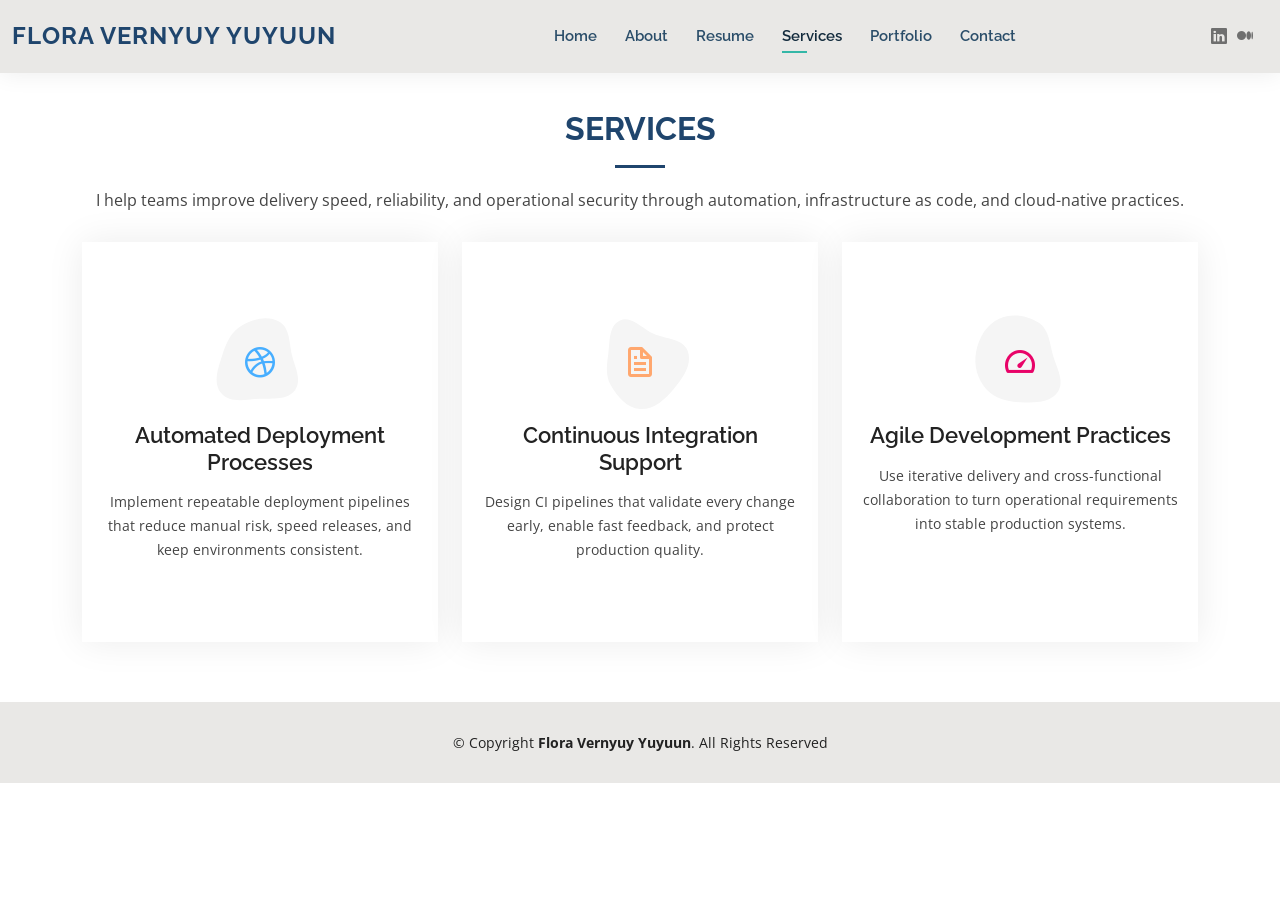
<file: services.html>
<!DOCTYPE html>
<html lang="en">

<head>
  <meta charset="utf-8">
  <meta content="width=device-width, initial-scale=1.0" name="viewport">

  <title>Services - Flora Vernyuy Yuyuun</title>
  <meta content="" name="description">
  <meta content="" name="keywords">

  <!-- Favicons -->
  <link href="assets/img/favicon.png" rel="icon">
  <link href="assets/img/apple-touch-icon.png" rel="apple-touch-icon">

  <!-- Google Fonts -->
  <link href="https://fonts.googleapis.com/css?family=Open+Sans:300,300i,400,400i,600,600i,700,700i|Raleway:300,300i,400,400i,500,500i,600,600i,700,700i|Poppins:300,300i,400,400i,500,500i,600,600i,700,700i" rel="stylesheet">

  <!-- Vendor CSS Files -->
  <link href="assets/vendor/aos/aos.css" rel="stylesheet">
  <link href="assets/vendor/bootstrap/css/bootstrap.min.css" rel="stylesheet">
  <link href="assets/vendor/bootstrap-icons/bootstrap-icons.css" rel="stylesheet">
  <link href="assets/vendor/boxicons/css/boxicons.min.css" rel="stylesheet">
  <link href="assets/vendor/glightbox/css/glightbox.min.css" rel="stylesheet">
  <link href="assets/vendor/swiper/swiper-bundle.min.css" rel="stylesheet">

  <!-- Template Main CSS File -->
  <link href="assets/css/style.css" rel="stylesheet">

  <!-- =======================================================
  * Template Name: Kelly
  * Template URL: https://bootstrapmade.com/kelly-free-bootstrap-cv-resume-html-template/
  * Updated: Mar 17 2024 with Bootstrap v5.3.3
  * Author: BootstrapMade.com
  * License: https://bootstrapmade.com/license/
  ======================================================== -->
</head>

<body>

  <!-- ======= Header ======= -->
  <header id="header" class="fixed-top">
    <div class="container-fluid d-flex justify-content-between align-items-center">

      <h1 class="logo me-auto me-lg-0"><a href="index.html">Flora Vernyuy Yuyuun</a></h1>
      <!-- Uncomment below if you prefer to use an image logo -->
      <!-- <a href="index.html" class="logo"><img src="assets/img/logo.png" alt="" class="img-fluid"></a>-->

      <nav id="navbar" class="navbar order-last order-lg-0">
        <ul>
          <li><a href="index.html">Home</a></li>
          <li><a href="about.html">About</a></li>
          <li><a href="resume.html">Resume</a></li>
          <li><a class="active" href="services.html">Services</a></li>
          <li><a href="portfolio.html">Portfolio</a></li>
          <li><a href="contact.html">Contact</a></li>
        </ul>
        <i class="bi bi-list mobile-nav-toggle"></i>
      </nav><!-- .navbar -->

      <div class="header-social-links">
        <a href="https://linkedin.com/in/flora-yuyuun" target="_blank" rel="noopener" class="linkedin" title="LinkedIn"><i class="bi bi-linkedin"></i></a>
        <a href="https://medium.com/@fyuyuun" target="_blank" rel="noopener" class="medium" title="Medium"><i class="bi bi-medium"></i></a>
      </div>

    </div>

  </header><!-- End Header -->

  <main id="main">

    <!-- ======= Services Section ======= -->
    <section id="services" class="services">
      <div class="container" data-aos="fade-up">

        <div class="section-title">
          <h2>Services</h2>
          <p>I help teams improve delivery speed, reliability, and operational security through automation, infrastructure as code, and cloud-native practices.</p>
        </div>

        <div class="row">
          <div class="col-lg-4 col-md-6 d-flex align-items-stretch" data-aos="zoom-in" data-aos-delay="100">
            <div class="icon-box iconbox-blue">
              <div class="icon">
                <svg width="100" height="100" viewBox="0 0 600 600" xmlns="http://www.w3.org/2000/svg">
                  <path stroke="none" stroke-width="0" fill="#f5f5f5" d="M300,521.0016835830174C376.1290562159157,517.8887921683347,466.0731472004068,529.7835943286574,510.70327084640275,468.03025145048787C554.3714126377745,407.6079735673963,508.03601936045806,328.9844924480964,491.2728898941984,256.3432110539036C474.5976632858925,184.082847569629,479.9380746630129,96.60480741107993,416.23090153303,58.64404602377083C348.86323505073057,18.502131276798302,261.93793281208167,40.57373210992963,193.5410806939664,78.93577620505333C130.42746243093433,114.334589627462,98.30271207620316,179.96522072025542,76.75703585869454,249.04625023123273C51.97151888228291,328.5150500222984,13.704378332031375,421.85034740162234,66.52175969318436,486.19268352777647C119.04800174914682,550.1803526380478,217.28368757567262,524.383925680826,300,521.0016835830174"></path>
                </svg>
                <i class="bx bxl-dribbble"></i>
              </div>
              <h4><a href="">Automated Deployment Processes</a></h4>
              <p>Implement repeatable deployment pipelines that reduce manual risk, speed releases, and keep environments consistent.</p>
            </div>
          </div>

          <div class="col-lg-4 col-md-6 d-flex align-items-stretch mt-4 mt-md-0" data-aos="zoom-in" data-aos-delay="200">
            <div class="icon-box iconbox-orange ">
              <div class="icon">
                <svg width="100" height="100" viewBox="0 0 600 600" xmlns="http://www.w3.org/2000/svg">
                  <path stroke="none" stroke-width="0" fill="#f5f5f5" d="M300,582.0697525312426C382.5290701553225,586.8405444964366,449.9789794690241,525.3245884688669,502.5850820975895,461.55621195738473C556.606425686781,396.0723002908107,615.8543463187945,314.28637112970534,586.6730223649479,234.56875336149918C558.9533121215079,158.8439757836574,454.9685369536778,164.00468322053177,381.49747125262974,130.76875717737553C312.15926192815925,99.40240125094834,248.97055460311594,18.661163978235184,179.8680185752513,50.54337015887873C110.5421016452524,82.52863877960104,119.82277516462835,180.83849132639028,109.12597500060166,256.43424936330496C100.08760227029461,320.3096726198365,92.17705696193138,384.0621239912766,124.79988738764834,439.7174275375508C164.83382741302287,508.01625554203684,220.96474134820875,577.5009287672846,300,582.0697525312426"></path>
                </svg>
                <i class="bx bx-file"></i>
              </div>
              <h4><a href="">Continuous Integration Support</a></h4>
              <p>Design CI pipelines that validate every change early, enable fast feedback, and protect production quality.</p>
            </div>
          </div>

          <div class="col-lg-4 col-md-6 d-flex align-items-stretch mt-4 mt-lg-0" data-aos="zoom-in" data-aos-delay="300">
            <div class="icon-box iconbox-pink">
              <div class="icon">
                <svg width="100" height="100" viewBox="0 0 600 600" xmlns="http://www.w3.org/2000/svg">
                  <path stroke="none" stroke-width="0" fill="#f5f5f5" d="M300,541.5067337569781C382.14930387511276,545.0595476570109,479.8736841581634,548.3450877840088,526.4010558755058,480.5488172755941C571.5218469581645,414.80211281144784,517.5187510058486,332.0715597781072,496.52539010469104,255.14436215662573C477.37192572678356,184.95920475031193,473.57363656557914,105.61284051026155,413.0603344069578,65.22779650032875C343.27470386102294,18.654635553484475,251.2091493199835,5.337323636656869,175.0934190732945,40.62881213300186C97.87086631185822,76.43348514350839,51.98124368387456,156.15599469081315,36.44837278890362,239.84606092416172C21.716077023791087,319.22268207091537,43.775223500013084,401.1760424656574,96.891909868211,461.97329694683043C147.22146801428983,519.5804099606455,223.5754009179313,538.201503339737,300,541.5067337569781"></path>
                </svg>
                <i class="bx bx-tachometer"></i>
              </div>
              <h4><a href="">Agile Development Practices</a></h4>
              <p>Use iterative delivery and cross-functional collaboration to turn operational requirements into stable production systems.</p>
            </div>
          </div>

          <!-- <div class="col-lg-4 col-md-6 d-flex align-items-stretch mt-4" data-aos="zoom-in" data-aos-delay="100">
            <div class="icon-box iconbox-yellow">
              <div class="icon">
                <svg width="100" height="100" viewBox="0 0 600 600" xmlns="http://www.w3.org/2000/svg">
                  <path stroke="none" stroke-width="0" fill="#f5f5f5" d="M300,503.46388370962813C374.79870501325706,506.71871716319447,464.8034551963731,527.1746412648533,510.4981551193396,467.86667711651364C555.9287308511215,408.9015244558933,512.6030010748507,327.5744911775523,490.211057578863,256.5855673507754C471.097692560561,195.9906835881958,447.69079081568157,138.11976852964426,395.19560036434837,102.3242989838813C329.3053358748298,57.3949838291264,248.02791733380457,8.279543830951368,175.87071277845988,42.242879143198664C103.41431057327972,76.34704239035025,93.79494320519305,170.9812938413882,81.28167332365135,250.07896920659033C70.17666984294237,320.27484674793965,64.84698225790005,396.69656628748305,111.28512138212992,450.4950937839243C156.20124167950087,502.5303643271138,231.32542653798444,500.4755392045468,300,503.46388370962813"></path>
                </svg>
                <i class="bx bx-layer"></i>
              </div>
              <h4><a href="">Nemo Enim</a></h4>
              <p>At vero eos et accusamus et iusto odio dignissimos ducimus qui blanditiis</p>
            </div>
          </div>

          <div class="col-lg-4 col-md-6 d-flex align-items-stretch mt-4" data-aos="zoom-in" data-aos-delay="200">
            <div class="icon-box iconbox-red">
              <div class="icon">
                <svg width="100" height="100" viewBox="0 0 600 600" xmlns="http://www.w3.org/2000/svg">
                  <path stroke="none" stroke-width="0" fill="#f5f5f5" d="M300,532.3542879108572C369.38199826031484,532.3153073249985,429.10787420159085,491.63046689027357,474.5244479745417,439.17860296908856C522.8885846962883,383.3225815378663,569.1668002868075,314.3205725914397,550.7432151929288,242.7694973846089C532.6665558377875,172.5657663291529,456.2379748765914,142.6223662098291,390.3689995646985,112.34683881706744C326.66090330228417,83.06452184765237,258.84405631176094,53.51806209861945,193.32584062364296,78.48882559362697C121.61183558270385,105.82097193414197,62.805066853699245,167.19869350419734,48.57481801355237,242.6138429142374C34.843463184063346,315.3850353017275,76.69343916112496,383.4422959591041,125.22947124332185,439.3748458443577C170.7312796277747,491.8107796887764,230.57421082200815,532.3932930995766,300,532.3542879108572"></path>
                </svg>
                <i class="bx bx-slideshow"></i>
              </div>
              <h4><a href="">Dele Cardo</a></h4>
              <p>Quis consequatur saepe eligendi voluptatem consequatur dolor consequuntur</p>
            </div>
          </div>

          <div class="col-lg-4 col-md-6 d-flex align-items-stretch mt-4" data-aos="zoom-in" data-aos-delay="300">
            <div class="icon-box iconbox-teal">
              <div class="icon">
                <svg width="100" height="100" viewBox="0 0 600 600" xmlns="http://www.w3.org/2000/svg">
                  <path stroke="none" stroke-width="0" fill="#f5f5f5" d="M300,566.797414625762C385.7384707136149,576.1784315230908,478.7894351017131,552.8928747891023,531.9192734346935,484.94944893311C584.6109503024035,417.5663521118492,582.489472248146,322.67544863468447,553.9536738515405,242.03673114598146C529.1557734026468,171.96086150256528,465.24506316201064,127.66468636344209,395.9583748389544,100.7403814666027C334.2173773831606,76.7482773500951,269.4350130405921,84.62216499799875,207.1952322260088,107.2889140133804C132.92018162631612,134.33871894543012,41.79353780512637,160.00259165414826,22.644507872594943,236.69541883565114C3.319112789854554,314.0945973066697,72.72355303640163,379.243833228382,124.04198916343866,440.3218312028393C172.9286146004772,498.5055451809895,224.45579914871206,558.5317968840102,300,566.797414625762"></path>
                </svg>
                <i class="bx bx-arch"></i>
              </div>
              <h4><a href="">Divera Don</a></h4>
              <p>Modi nostrum vel laborum. Porro fugit error sit minus sapiente sit aspernatur</p>
            </div>
          </div>

        </div> -->

      </div>
    </section><!-- End Services Section -->

  </main><!-- End #main -->

  <!-- ======= Footer ======= -->
  <footer id="footer">
    <div class="container">
      <div class="copyright">
        &copy; Copyright <strong><span>Flora Vernyuy Yuyuun</span></strong>. All Rights Reserved
      </div>
    </div>
  </footer><!-- End  Footer -->

  <div id="preloader"></div>
  <a href="#" class="back-to-top d-flex align-items-center justify-content-center"><i class="bi bi-arrow-up-short"></i></a>

  <!-- Vendor JS Files -->
  <script src="assets/vendor/purecounter/purecounter_vanilla.js"></script>
  <script src="assets/vendor/aos/aos.js"></script>
  <script src="assets/vendor/bootstrap/js/bootstrap.bundle.min.js"></script>
  <script src="assets/vendor/glightbox/js/glightbox.min.js"></script>
  <script src="assets/vendor/isotope-layout/isotope.pkgd.min.js"></script>
  <script src="assets/vendor/swiper/swiper-bundle.min.js"></script>
  <script src="assets/vendor/waypoints/noframework.waypoints.js"></script>
  <script src="assets/vendor/php-email-form/validate.js"></script>

  <!-- Template Main JS File -->
  <script src="assets/js/main.js"></script>

</body>

</html>
</file>
<file: assets/css/style.css>
/**
* Template Name: Kelly
* Template URL: https://bootstrapmade.com/kelly-free-bootstrap-cv-resume-html-template/
* Updated: Mar 17 2024 with Bootstrap v5.3.3
* Author: BootstrapMade.com
* License: https://bootstrapmade.com/license/
*/

/*--------------------------------------------------------------
# General
--------------------------------------------------------------*/
body {
  font-family: "Open Sans", sans-serif;
  color: #444444;
}

a {
  color: #34b7a7;
  text-decoration: none;
}

a:hover {
  color: #51cdbe;
  text-decoration: none;
}

h1,
h2,
h3,
h4,
h5,
h6 {
  font-family: "Raleway", sans-serif;
}

#main {
  margin-top: 50px;
}

@media (max-width: 992px) {
  #main {
    margin-top: 30px;
  }
}

/*--------------------------------------------------------------
# Preloader
--------------------------------------------------------------*/
#preloader {
  position: fixed;
  top: 0;
  left: 0;
  right: 0;
  bottom: 0;
  z-index: 9999;
  overflow: hidden;
  background: #fff;
}

#preloader:before {
  content: "";
  position: fixed;
  top: calc(50% - 30px);
  left: calc(50% - 30px);
  border: 6px solid #34b7a7;
  border-top-color: #dcf5f2;
  border-radius: 50%;
  width: 60px;
  height: 60px;
  animation: animate-preloader 1s linear infinite;
}

@keyframes animate-preloader {
  0% {
    transform: rotate(0deg);
  }

  100% {
    transform: rotate(360deg);
  }
}

/*--------------------------------------------------------------
# Back to top button
--------------------------------------------------------------*/
.back-to-top {
  position: fixed;
  visibility: hidden;
  opacity: 0;
  right: 15px;
  bottom: 15px;
  z-index: 996;
  background: #34b7a7;
  width: 40px;
  height: 40px;
  border-radius: 50px;
  transition: all 0.4s;
}

.back-to-top i {
  font-size: 24px;
  color: #fff;
  line-height: 0;
}

.back-to-top:hover {
  background: #49cbbb;
  color: #fff;
}

.back-to-top.active {
  visibility: visible;
  opacity: 1;
}

/*--------------------------------------------------------------
# Header
--------------------------------------------------------------*/
#header {
  background: #e9e8e6;
  box-shadow: 0px 0px 25px 0 rgba(0, 0, 0, 0.08);
  z-index: 997;
  padding: 15px 0;
}

#header .logo {
  font-size: 24px;
  margin: 0;
  padding: 0;
  line-height: 1.2;
  font-weight: 700;
  letter-spacing: 1px;
  text-transform: uppercase;
}

#header .logo a {
  color: #1f456d;
  display: inline-block;
}

#header .logo img {
  max-height: 40px;
}

@media (max-width: 992px) {
  #header .logo {
    font-size: 28px;
  }
}

/*--------------------------------------------------------------
# Header Social Links
--------------------------------------------------------------*/
.header-social-links {
  padding-right: 15px;
}

.header-social-links a {
  color: #6f6f6f;
  padding-left: 6px;
  display: inline-block;
  line-height: 0px;
  transition: 0.3s;
  font-size: 16px;
}

.header-social-links a:hover {
  color: #34b7a7;
}

/*--------------------------------------------------------------
# Navigation Menu
--------------------------------------------------------------*/
/**
* Desktop Navigation 
*/
.navbar {
  padding: 0;
}

.navbar ul {
  margin: 0;
  padding: 0;
  display: flex;
  list-style: none;
  align-items: center;
}

.navbar li {
  position: relative;
  padding: 10px 0 10px 28px;
}

.navbar a,
.navbar a:focus {
  display: flex;
  align-items: center;
  justify-content: space-between;
  font-family: "Raleway", sans-serif;
  font-size: 15px;
  font-weight: 600;
  color: #2a4d69;
  white-space: nowrap;
  transition: 0.3s;
  position: relative;
}

.navbar a i,
.navbar a:focus i {
  font-size: 12px;
  line-height: 0;
  margin-left: 5px;
}

.navbar>ul>li>a:before {
  content: "";
  position: absolute;
  width: 0;
  height: 2px;
  bottom: -5px;
  left: 0;
  background-color: #34b7a7;
  visibility: hidden;
  width: 0px;
  transition: all 0.3s ease-in-out 0s;
}

.navbar a:hover:before,
.navbar li:hover>a:before,
.navbar .active:before {
  visibility: visible;
  width: 25px;
}

.navbar a:hover,
.navbar .active,
.navbar .active:focus,
.navbar li:hover>a {
  color: #122a3c;
}

.navbar .dropdown ul {
  display: block;
  position: absolute;
  left: 14px;
  top: calc(100% + 30px);
  margin: 0;
  padding: 10px 0;
  z-index: 99;
  opacity: 0;
  visibility: hidden;
  background: #fff;
  box-shadow: 0px 0px 30px rgba(127, 137, 161, 0.25);
  transition: 0.3s;
  border-radius: 4px;
}

.navbar .dropdown ul li {
  min-width: 200px;
  padding: 0;
}

.navbar .dropdown ul a {
  padding: 10px 20px;
  font-size: 15px;
  text-transform: none;
  font-weight: 600;
}

.navbar .dropdown ul a i {
  font-size: 12px;
}

.navbar .dropdown ul a:hover,
.navbar .dropdown ul .active:hover,
.navbar .dropdown ul li:hover>a {
  color: #34b7a7;
}

.navbar .dropdown:hover>ul {
  opacity: 1;
  top: 100%;
  visibility: visible;
}

.navbar .dropdown .dropdown ul {
  top: 0;
  left: calc(100% - 30px);
  visibility: hidden;
}

.navbar .dropdown .dropdown:hover>ul {
  opacity: 1;
  top: 0;
  left: 100%;
  visibility: visible;
}

@media (max-width: 1366px) {
  .navbar .dropdown .dropdown ul {
    left: -90%;
  }

  .navbar .dropdown .dropdown:hover>ul {
    left: -100%;
  }
}

/**
* Mobile Navigation 
*/
.mobile-nav-toggle {
  color: #222222;
  font-size: 28px;
  cursor: pointer;
  display: none;
  line-height: 0;
  transition: 0.5s;
}

.mobile-nav-toggle.bi-x {
  color: #fff;
}

@media (max-width: 991px) {
  .mobile-nav-toggle {
    display: block;
  }

  .navbar ul {
    display: none;
  }
}

.navbar-mobile {
  position: fixed;
  overflow: hidden;
  top: 0;
  right: 0;
  left: 0;
  bottom: 0;
  background: rgba(9, 9, 9, 0.9);
  transition: 0.3s;
  z-index: 999;
}

.navbar-mobile .mobile-nav-toggle {
  position: absolute;
  top: 15px;
  right: 15px;
}

.navbar-mobile ul {
  display: block;
  position: absolute;
  top: 55px;
  right: 15px;
  bottom: 15px;
  left: 15px;
  padding: 10px 0;
  border-radius: 10px;
  background-color: #fff;
  overflow-y: auto;
  transition: 0.3s;
}

.navbar-mobile a,
.navbar-mobile a:focus {
  font-size: 15px;
  padding-right: 15px;
  color: #222222;
}

.navbar-mobile a:hover,
.navbar-mobile .active,
.navbar-mobile li:hover>a {
  color: #34b7a7;
}

.navbar-mobile .getstarted,
.navbar-mobile .getstarted:focus {
  margin: 15px;
}

.navbar-mobile .dropdown ul {
  position: static;
  display: none;
  margin: 10px 20px;
  padding: 10px 0;
  z-index: 99;
  opacity: 1;
  visibility: visible;
  background: #fff;
  box-shadow: 0px 0px 30px rgba(127, 137, 161, 0.25);
}

.navbar-mobile .dropdown ul li {
  min-width: 200px;
}

.navbar-mobile .dropdown ul a {
  padding: 10px 20px;
}

.navbar-mobile .dropdown ul a i {
  font-size: 12px;
}

.navbar-mobile .dropdown ul a:hover,
.navbar-mobile .dropdown ul .active:hover,
.navbar-mobile .dropdown ul li:hover>a {
  color: #34b7a7;
}

.navbar-mobile .dropdown>.dropdown-active {
  display: block;
}

/*--------------------------------------------------------------
# Hero Section
--------------------------------------------------------------*/
#hero {
  position: relative;
  min-height: 88vh;
  padding: 80px 0 40px;
  background: url("../img/yuyuun-hero-bg.jpg") center center / cover no-repeat;
  display: flex;
  align-items: center;
}

#hero::before {
  content: "";
  position: absolute;
  inset: 0;
  background: linear-gradient(180deg, rgba(9, 38, 80, 0.82), rgba(12, 48, 90, 0.82));
  z-index: 1;
}

.hero-grid {
  position: relative;
  z-index: 2;
  display: grid;
  grid-template-columns: 1fr;
  width: 100%;
  padding: 0 15px;
}

.hero-copy {
  max-width: 620px;
}

.hero-copy .eyebrow {
  color: #9fcde9;
  text-transform: uppercase;
  letter-spacing: 0.14em;
  font-size: 0.85rem;
  margin-bottom: 16px;
}

.hero-copy h1 {
  color: #ffffff;
  font-size: clamp(3rem, 4.4vw, 4.8rem);
  line-height: 1.02;
  margin-bottom: 18px;
  letter-spacing: -0.04em;
}

.hero-role {
  color: #d9e8ff;
  font-size: 1.25rem;
  font-weight: 500;
  margin-bottom: 24px;
}

.hero-intro {
  color: #dbeafb;
  font-size: 1.05rem;
  line-height: 1.9;
  margin-bottom: 32px;
  max-width: 560px;
}

.hero-actions {
  display: flex;
  flex-wrap: wrap;
  gap: 14px;
  margin-bottom: 32px;
}

.btn-about,
.btn-secondary {
  display: inline-flex;
  align-items: center;
  justify-content: center;
  padding: 14px 30px;
  border-radius: 999px;
  font-size: 0.95rem;
  font-weight: 600;
  transition: transform 0.24s ease, background 0.24s ease, box-shadow 0.24s ease;
}

.btn-about {
  background: #1f4f86;
  color: #fff;
}

.btn-about:hover {
  background: #14365a;
  transform: translateY(-1px);
}

.btn-secondary {
  background: rgba(255,255,255,0.16);
  color: #eef7ff;
  border: 1px solid rgba(255,255,255,0.18);
}

.btn-secondary:hover {
  background: rgba(255,255,255,0.28);
  transform: translateY(-1px);
}

.hero-metrics {
  display: flex;
  flex-wrap: wrap;
  gap: 1.8rem;
}

.metric {
  min-width: 120px;
}

.metric strong {
  display: block;
  font-size: 1.45rem;
  color: #ffffff;
  margin-bottom: 6px;
}

.metric span {
  color: #cfdff4;
  font-size: 0.95rem;
}

.hero-visual {
  width: 100%;
  min-height: 520px;
  background-image: url("../img/flo-hero-bg.jpg");
  background-size: cover;
  background-position: center;
  border-radius: 28px;
  box-shadow: 0 35px 80px rgba(7, 23, 62, 0.34);
}

.hero-portrait {
  position: absolute;
  top: 50%;
  right: 24px;
  transform: translateY(-50%);
  width: 260px;
  height: 360px;
  border-radius: 24px;
  overflow: hidden;
  box-shadow: 0 24px 60px rgba(0, 0, 0, 0.22);
  background: rgba(255, 255, 255, 0.10);
  z-index: 0;
  opacity: 0.72;
}

.hero-portrait img {
  width: 100%;
  height: 100%;
  object-fit: contain;
  object-position: top center;
  display: block;
}

.quick-intro {
  padding: 50px 0 70px;
  background: #f6f9ff;
}

.quick-intro h2 {
  color: #102c4f;
  font-size: clamp(2rem, 2.5vw, 2.6rem);
  margin-bottom: 16px;
}

.quick-intro p {
  color: #546a83;
  font-size: 1.05rem;
  line-height: 1.9;
}

@media (max-width: 1200px) {
  .hero-grid {
    grid-template-columns: 1fr;
  }

  .hero-visual {
    min-height: 420px;
  }
}

@media (max-width: 768px) {
  #hero {
    min-height: auto;
    padding: 60px 0 40px;
  }

  .hero-copy h1 {
    font-size: 3rem;
  }

  .hero-visual {
    min-height: 320px;
  }
}

@media (max-width: 576px) {
  .hero-actions {
    flex-direction: column;
    align-items: stretch;
  }

  .hero-actions a {
    width: 100%;
  }

  .hero-metrics {
    justify-content: space-between;
  }

  .hero-visual {
    display: none;
  }
}

/*--------------------------------------------------------------
# Sections General
--------------------------------------------------------------*/
section {
  padding: 60px 0;
}

.section-bg {
  background-color: #e7f8f6;
}

.section-title {
  text-align: center;
  padding-bottom: 30px;
}

.section-title h2 {
  font-size: 32px;
  font-weight: bold;
  text-transform: uppercase;
  margin-bottom: 20px;
  padding-bottom: 20px;
  position: relative;
  color: #1f456d;
}

.section-title h2::after {
  content: "";
  position: absolute;
  display: block;
  width: 50px;
  height: 3px;
  background: #1f456d;
  bottom: 0;
  left: calc(50% - 25px);
}

.section-title p {
  margin-bottom: 0;
}

/*--------------------------------------------------------------
# Cta
--------------------------------------------------------------*/
.cta {
  background: linear-gradient(rgba(0, 0, 0, 0.6), rgba(0, 0, 0, 0.6)), url("../img/bg-1.jpg") fixed center center;
  background-size: cover;
  padding: 80px 0;
}

.cta h3 {
  color: #fff;
  font-size: 28px;
  font-weight: 700;
}

.cta p {
  color: #fff;
}

.cta .cta-btn {
  font-family: "Raleway", sans-serif;
  text-transform: uppercase;
  font-weight: 500;
  font-size: 16px;
  letter-spacing: 1px;
  display: inline-block;
  padding: 8px 20px;
  border-radius: 2px;
  transition: 0.5s;
  margin: 10px;
  border: 2px solid #fff;
  color: #fff;
}

.cta .cta-btn:hover {
  background: #34b7a7;
  border: 2px solid #34b7a7;
}

@media (max-width: 1024px) {
  .cta {
    background-attachment: scroll;
  }
}

@media (min-width: 769px) {
  .cta .cta-btn-container {
    display: flex;
    align-items: center;
    justify-content: flex-end;
  }
}

/*--------------------------------------------------------------
# About
--------------------------------------------------------------*/
.about .content h3 {
  font-weight: 700;
  font-size: 26px;
  color: #555555;
}

.about .content ul {
  list-style: none;
  padding: 0;
}

.about .content ul li {
  padding-bottom: 10px;
}

.about .content ul i {
  font-size: 20px;
  padding-right: 2px;
  color: #34b7a7;
}

.about .content p:last-child {
  margin-bottom: 0;
}

/*--------------------------------------------------------------
# Skills
--------------------------------------------------------------*/
.skills .progress {
  height: 60px;
  display: block;
  background: none;
  border-radius: 0;
}

.skills .progress .skill {
  padding: 10px 0;
  margin: 0 0 6px 0;
  text-transform: uppercase;
  display: block;
  font-weight: 600;
  font-family: "Poppins", sans-serif;
  color: #222222;
}

.skills .progress .skill .val {
  float: right;
  font-style: normal;
}

.skills .progress-bar-wrap {
  background: #f3f3f3;
}

.skills .progress-bar {
  width: 1px;
  height: 10px;
  transition: 0.9s;
  background-color: #34b7a7;
}

/*--------------------------------------------------------------
# Facts
--------------------------------------------------------------*/
.facts .counters span {
  font-size: 48px;
  display: block;
  color: #34b7a7;
}

.facts .counters p {
  padding: 0;
  margin: 0 0 20px 0;
  font-family: "Raleway", sans-serif;
  font-size: 14px;
}

/*--------------------------------------------------------------
# Testimonials
--------------------------------------------------------------*/
.testimonials .section-header {
  margin-bottom: 40px;
}

.testimonials .testimonials-carousel,
.testimonials .testimonials-slider {
  overflow: hidden;
}

.testimonials .testimonial-item {
  text-align: center;
}

.testimonials .testimonial-item .testimonial-img {
  width: 120px;
  border-radius: 50%;
  border: 4px solid #fff;
  margin: 0 auto;
}

.testimonials .testimonial-item h3 {
  font-size: 20px;
  font-weight: bold;
  margin: 10px 0 5px 0;
  color: #111;
}

.testimonials .testimonial-item h4 {
  font-size: 14px;
  color: #999;
  margin: 0 0 15px 0;
}

.testimonials .testimonial-item .quote-icon-left,
.testimonials .testimonial-item .quote-icon-right {
  color: #c8efea;
  font-size: 26px;
}

.testimonials .testimonial-item .quote-icon-left {
  display: inline-block;
  left: -5px;
  position: relative;
}

.testimonials .testimonial-item .quote-icon-right {
  display: inline-block;
  right: -5px;
  position: relative;
  top: 10px;
}

.testimonials .testimonial-item p {
  font-style: italic;
  margin: 0 auto 15px auto;
}

@media (min-width: 992px) {
  .testimonials .testimonial-item p {
    width: 80%;
  }
}

.testimonials .swiper-pagination {
  margin-top: 20px;
  position: relative;
}

.testimonials .swiper-pagination .swiper-pagination-bullet {
  width: 12px;
  height: 12px;
  background-color: #fff;
  opacity: 1;
  border: 1px solid #34b7a7;
}

.testimonials .swiper-pagination .swiper-pagination-bullet-active {
  background-color: #34b7a7;
}

/*--------------------------------------------------------------
# Resume
--------------------------------------------------------------*/
.resume .resume-title {
  font-size: 26px;
  font-weight: 400;
  margin-top: 20px;
  margin-bottom: 20px;
  color: #222222;
}

.resume .resume-item {
  padding: 0 0 20px 20px;
  margin-top: -2px;
  border-left: 2px solid #34b7a7;
  position: relative;
}

.resume .resume-item h4 {
  line-height: 18px;
  font-size: 18px;
  font-weight: 600;
  font-family: "Poppins", sans-serif;
  color: #1d685f;
  margin-bottom: 10px;
}

.resume .resume-item h5 {
  font-size: 16px;
  background: #effbf9;
  padding: 5px 15px;
  display: inline-block;
  font-weight: 600;
  margin-bottom: 10px;
  color: #34b7a7;
}

.resume .resume-item ul {
  padding-left: 20px;
}

.resume .resume-item ul li {
  padding-bottom: 10px;
}

.resume .resume-item:last-child {
  padding-bottom: 0;
}

.resume .resume-item::before {
  content: "";
  position: absolute;
  width: 16px;
  height: 16px;
  border-radius: 50px;
  left: -9px;
  top: 0;
  background: #fff;
  border: 2px solid #34b7a7;
}

/*--------------------------------------------------------------
# Services
--------------------------------------------------------------*/
.services .icon-box {
  text-align: center;
  padding: 70px 20px 80px 20px;
  transition: all ease-in-out 0.3s;
  background: #fff;
  box-shadow: 0px 0 35px 0 rgba(0, 0, 0, 0.08);
}

.services .icon-box .icon {
  margin: 0 auto;
  width: 100px;
  height: 100px;
  display: flex;
  align-items: center;
  justify-content: center;
  transition: ease-in-out 0.3s;
  position: relative;
}

.services .icon-box .icon i {
  font-size: 36px;
  transition: 0.5s;
  position: relative;
}

.services .icon-box .icon svg {
  position: absolute;
  top: 0;
  left: 0;
}

.services .icon-box .icon svg path {
  transition: 0.5s;
  fill: #f5f5f5;
}

.services .icon-box h4 {
  font-weight: 600;
  margin: 10px 0 15px 0;
  font-size: 22px;
}

.services .icon-box h4 a {
  color: #222222;
  transition: ease-in-out 0.3s;
}

.services .icon-box p {
  line-height: 24px;
  font-size: 14px;
  margin-bottom: 0;
}

.services .iconbox-blue i {
  color: #47aeff;
}

.services .iconbox-blue:hover .icon i {
  color: #fff;
}

.services .iconbox-blue:hover .icon path {
  fill: #47aeff;
}

.services .iconbox-orange i {
  color: #ffa76e;
}

.services .iconbox-orange:hover .icon i {
  color: #fff;
}

.services .iconbox-orange:hover .icon path {
  fill: #ffa76e;
}

.services .iconbox-pink i {
  color: #e80368;
}

.services .iconbox-pink:hover .icon i {
  color: #fff;
}

.services .iconbox-pink:hover .icon path {
  fill: #e80368;
}

.services .iconbox-yellow i {
  color: #ffbb2c;
}

.services .iconbox-yellow:hover .icon i {
  color: #fff;
}

.services .iconbox-yellow:hover .icon path {
  fill: #ffbb2c;
}

.services .iconbox-red i {
  color: #ff5828;
}

.services .iconbox-red:hover .icon i {
  color: #fff;
}

.services .iconbox-red:hover .icon path {
  fill: #ff5828;
}

.services .iconbox-teal i {
  color: #11dbcf;
}

.services .iconbox-teal:hover .icon i {
  color: #fff;
}

.services .iconbox-teal:hover .icon path {
  fill: #11dbcf;
}

/*--------------------------------------------------------------
# Portfolio
--------------------------------------------------------------*/
.portfolio .portfolio-item {
  margin-bottom: 30px;
}

.portfolio #portfolio-flters {
  padding: 0;
  margin: 0 auto 20px auto;
  list-style: none;
  text-align: center;
}

.portfolio #portfolio-flters li {
  cursor: pointer;
  display: inline-block;
  padding: 8px 16px 10px 16px;
  font-size: 13px;
  font-weight: 500;
  line-height: 1;
  text-transform: uppercase;
  color: #444444;
  margin-bottom: 5px;
  transition: all 0.3s ease-in-out;
  border-radius: 50px;
}

.portfolio #portfolio-flters li:hover,
.portfolio #portfolio-flters li.filter-active {
  color: #fff;
  background: #34b7a7;
}

.portfolio #portfolio-flters li:last-child {
  margin-right: 0;
}

..portfolio .portfolio-wrap {
  transition: 0.3s;
  position: relative;
  overflow: hidden;
  z-index: 1;
  background: #fff;
  border-radius: 16px;
  box-shadow: 0 8px 25px rgba(0, 0, 0, 0.06);
}

.portfolio .portfolio-wrap::before {
  display: none;
}

.portfolio .portfolio-wrap img {
  transition: all ease-in-out 0.3s;
  border-radius: 16px 16px 0 0;
}

.portfolio .portfolio-wrap .portfolio-info {
  opacity: 1;
  position: relative;
  z-index: 3;
  transition: all ease-in-out 0.3s;
  display: flex;
  flex-direction: column;
  justify-content: flex-start;
  align-items: flex-start;
  padding: 20px 20px 24px;
  background: #fff;
  border-top: 1px solid #eef3f2;
}

.portfolio .portfolio-wrap .portfolio-info h4 {
  font-size: 18px;
  color: #222;
  font-weight: 700;
  margin-bottom: 8px;
}

.portfolio .portfolio-wrap .portfolio-info p {
  color: #5f6f7a;
  font-size: 14px;
  text-transform: none;
  padding: 0;
  margin: 0 0 12px;
  font-style: normal;
}

.portfolio .portfolio-wrap .portfolio-links {
  text-align: center;
  z-index: 4;
  display: flex;
  gap: 10px;
}

.portfolio .portfolio-wrap .portfolio-links a {
  color: #34b7a7;
  background: #eaf8f6;
  margin: 0;
  width: 40px;
  height: 40px;
  border-radius: 50%;
  display: inline-flex;
  align-items: center;
  justify-content: center;
  font-size: 18px;
  transition: 0.3s;
}

.portfolio .portfolio-wrap .portfolio-links a:hover {
  color: #fff;
  background: #34b7a7;
}

.portfolio .portfolio-wrap:hover img {
  transform: scale(1.03);
}

/*--------------------------------------------------------------
# Portfolio Details
--------------------------------------------------------------*/
.portfolio-details {
  padding-top: 0;
}

.portfolio-details .portfolio-details-slider img {
  width: 100%;
}

.portfolio-details .portfolio-details-slider .swiper-pagination {
  margin-top: 20px;
  position: relative;
}

.portfolio-details .portfolio-details-slider .swiper-pagination .swiper-pagination-bullet {
  width: 12px;
  height: 12px;
  background-color: #fff;
  opacity: 1;
  border: 1px solid #34b7a7;
}

.portfolio-details .portfolio-details-slider .swiper-pagination .swiper-pagination-bullet-active {
  background-color: #34b7a7;
}

.portfolio-details .portfolio-info {
  padding: 30px;
  box-shadow: 0px 0 30px rgba(34, 34, 34, 0.08);
}

.portfolio-details .portfolio-info h3 {
  font-size: 22px;
  font-weight: 700;
  margin-bottom: 20px;
  padding-bottom: 20px;
  border-bottom: 1px solid #eee;
}

.portfolio-details .portfolio-info ul {
  list-style: none;
  padding: 0;
  font-size: 15px;
}

.portfolio-details .portfolio-info ul li+li {
  margin-top: 10px;
}

.portfolio-details .portfolio-description {
  padding-top: 30px;
}

.portfolio-details .portfolio-description h2 {
  font-size: 26px;
  font-weight: 700;
  margin-bottom: 20px;
}

.portfolio-details .portfolio-description p {
  padding: 0;
}

/*--------------------------------------------------------------
# Contact
--------------------------------------------------------------*/
.contact .info {
  width: 100%;
  background: #fff;
}

.contact .info i {
  font-size: 20px;
  color: #34b7a7;
  float: left;
  width: 44px;
  height: 44px;
  background: #effbf9;
  display: flex;
  justify-content: center;
  align-items: center;
  border-radius: 50px;
  transition: all 0.3s ease-in-out;
}

.contact .info h4 {
  padding: 0 0 0 60px;
  font-size: 22px;
  font-weight: 600;
  margin-bottom: 5px;
  color: #222222;
}

.contact .info p {
  padding: 0 0 0 60px;
  margin-bottom: 0;
  font-size: 14px;
  color: #555555;
}

.contact .info .email,
.contact .info .phone {
  margin-top: 40px;
}

.contact .info .email:hover i,
.contact .info .address:hover i,
.contact .info .phone:hover i {
  background: #34b7a7;
  color: #fff;
}

.contact .php-email-form {
  width: 100%;
  background: #fff;
}

.contact .php-email-form .form-group {
  padding-bottom: 8px;
}

.contact .php-email-form .error-message {
  display: none;
  color: #fff;
  background: #ed3c0d;
  text-align: center;
  padding: 15px;
  font-weight: 600;
}

.contact .php-email-form .sent-message {
  display: none;
  color: #fff;
  background: #18d26e;
  text-align: center;
  padding: 15px;
  font-weight: 600;
}

.contact .php-email-form .loading {
  display: none;
  background: #fff;
  text-align: center;
  padding: 15px;
}

.contact .php-email-form .loading:before {
  content: "";
  display: inline-block;
  border-radius: 50%;
  width: 24px;
  height: 24px;
  margin: 0 10px -6px 0;
  border: 3px solid #18d26e;
  border-top-color: #eee;
  animation: animate-loading 1s linear infinite;
}

.contact .php-email-form input,
.contact .php-email-form textarea {
  border-radius: 4px;
  box-shadow: none;
  font-size: 14px;
}

.contact .php-email-form input:focus,
.contact .php-email-form textarea:focus {
  border-color: #34b7a7;
}

.contact .php-email-form input {
  height: 44px;
}

.contact .php-email-form textarea {
  padding: 10px 12px;
}

.contact .php-email-form button[type=submit] {
  background: #34b7a7;
  border: 0;
  padding: 10px 30px 12px 30px;
  color: #fff;
  transition: 0.4s;
  border-radius: 50px;
}

.contact .php-email-form button[type=submit]:hover {
  background: #3dc8b7;
}

@keyframes animate-loading {
  0% {
    transform: rotate(0deg);
  }

  100% {
    transform: rotate(360deg);
  }
}

/*--------------------------------------------------------------
# Footer
--------------------------------------------------------------*/
#footer {
  background: #e9e8e6;
  padding: 30px 0;
  color: #222222;
  font-size: 14px;
  text-align: center;
}

#footer .credits {
  padding-top: 5px;
  font-size: 13px;
}

#footer .credits a {
  color: #34b7a7;
}

/* New landing hero styles */
.landing-hero {
  padding: 80px 0 40px;
  background: url("../img/yuyuun-hero-bg.jpg") center right / cover no-repeat;
  position: relative;
  color: #fff;
}

.landing-hero::before {
  content: "";
  position: absolute;
  inset: 0;
  background: rgba(6, 34, 74, 0.45);
  z-index: 0;
}

.landing-hero .hero-left,
.landing-hero .hero-right {
  position: relative;
  z-index: 2;
}

.landing-hero .eyebrow {
  color: #bfdff8;
  font-weight: 600;
  margin-bottom: 10px;
}

.landing-hero h1 {
  color: #ffffff;
  font-size: 44px;
  font-weight: 800;
  margin-bottom: 8px;
}

.landing-hero .lead {
  color: #e6f3ff;
  font-size: 18px;
  margin-bottom: 18px;
}

.landing-hero .intro {
  color: #dfeafb;
  max-width: 680px;
}

.hero-ctas a { margin-right: 12px; }
.btn-secondary {
  display: inline-block;
  padding: 10px 24px;
  border-radius: 40px;
  background: rgba(255,255,255,0.15);
  color: #fff;
  border: 1px solid rgba(255,255,255,0.08);
}
.btn-secondary:hover { background: rgba(255,255,255,0.22); }

.hero-stats li { color: #dfeafb; margin-right: 22px; }

.hero-right .hero-image {
  width: 100%;
  height: 420px;
  background-image: url("../img/flo-hero-bg.jpg");
  background-size: cover;
  background-position: center;
  border-radius: 12px;
  box-shadow: 0 20px 50px rgba(4,18,41,0.35);
}

.quick-intro { padding: 40px 0; background: #f8fbff; }
.quick-intro h2 { color: #1f456d; }
.quick-intro p { color: #536b82; }

@media (max-width: 991px) {
  .landing-hero { padding: 60px 0 30px; }
  .landing-hero h1 { font-size: 36px; }
  .hero-right .hero-image { height: 300px; }
}
</file>
